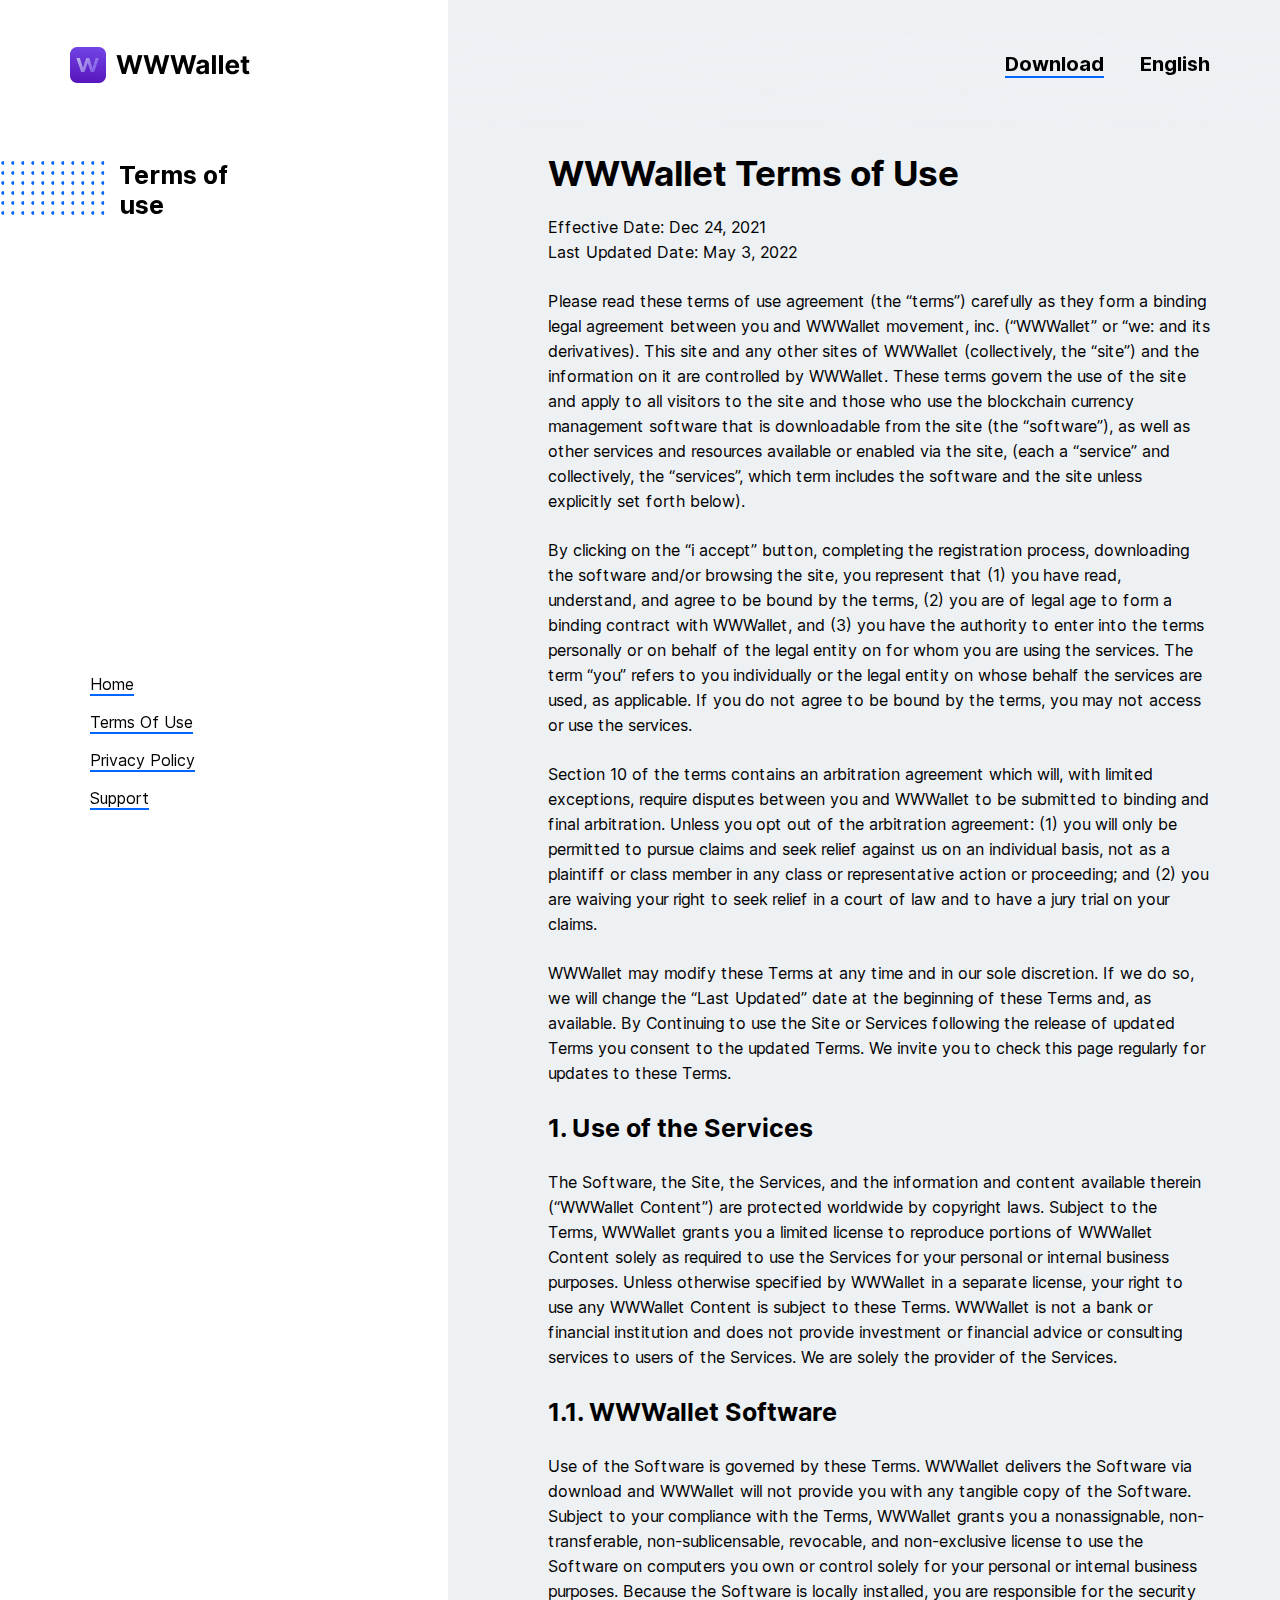
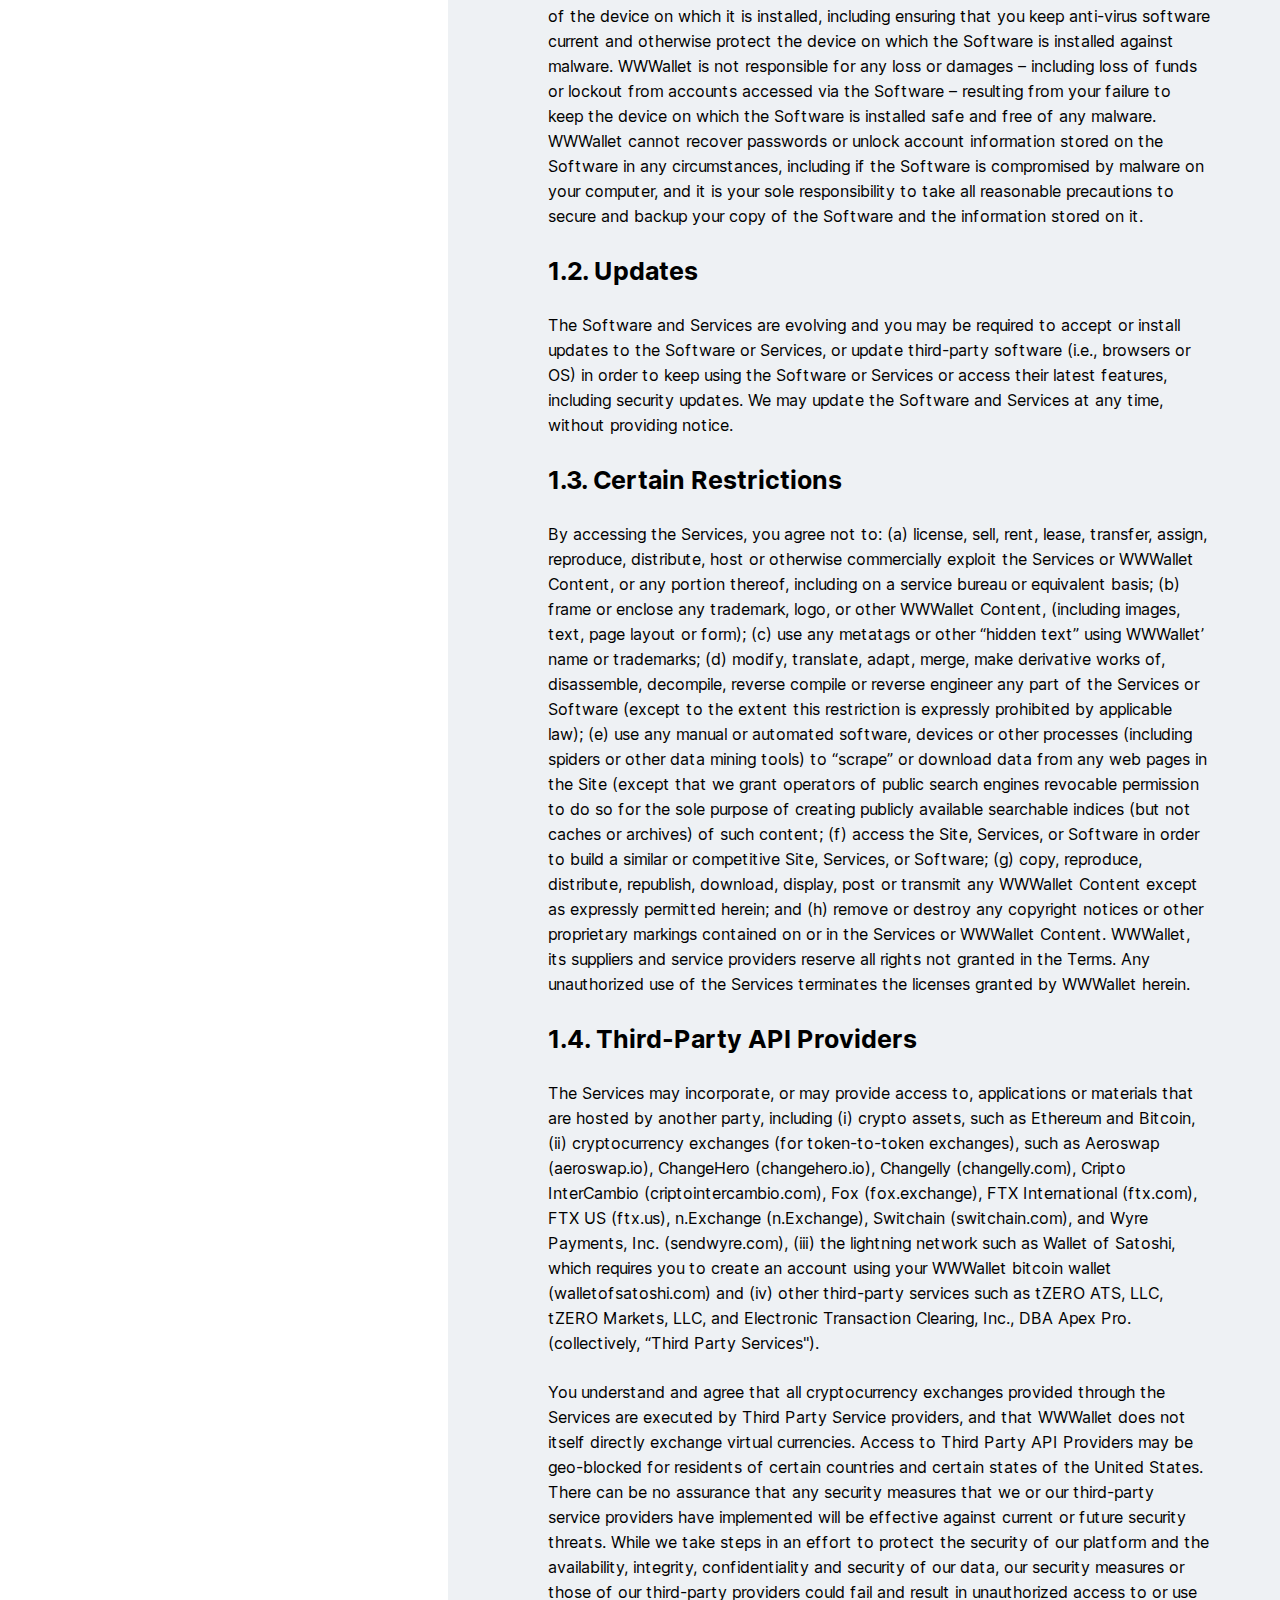
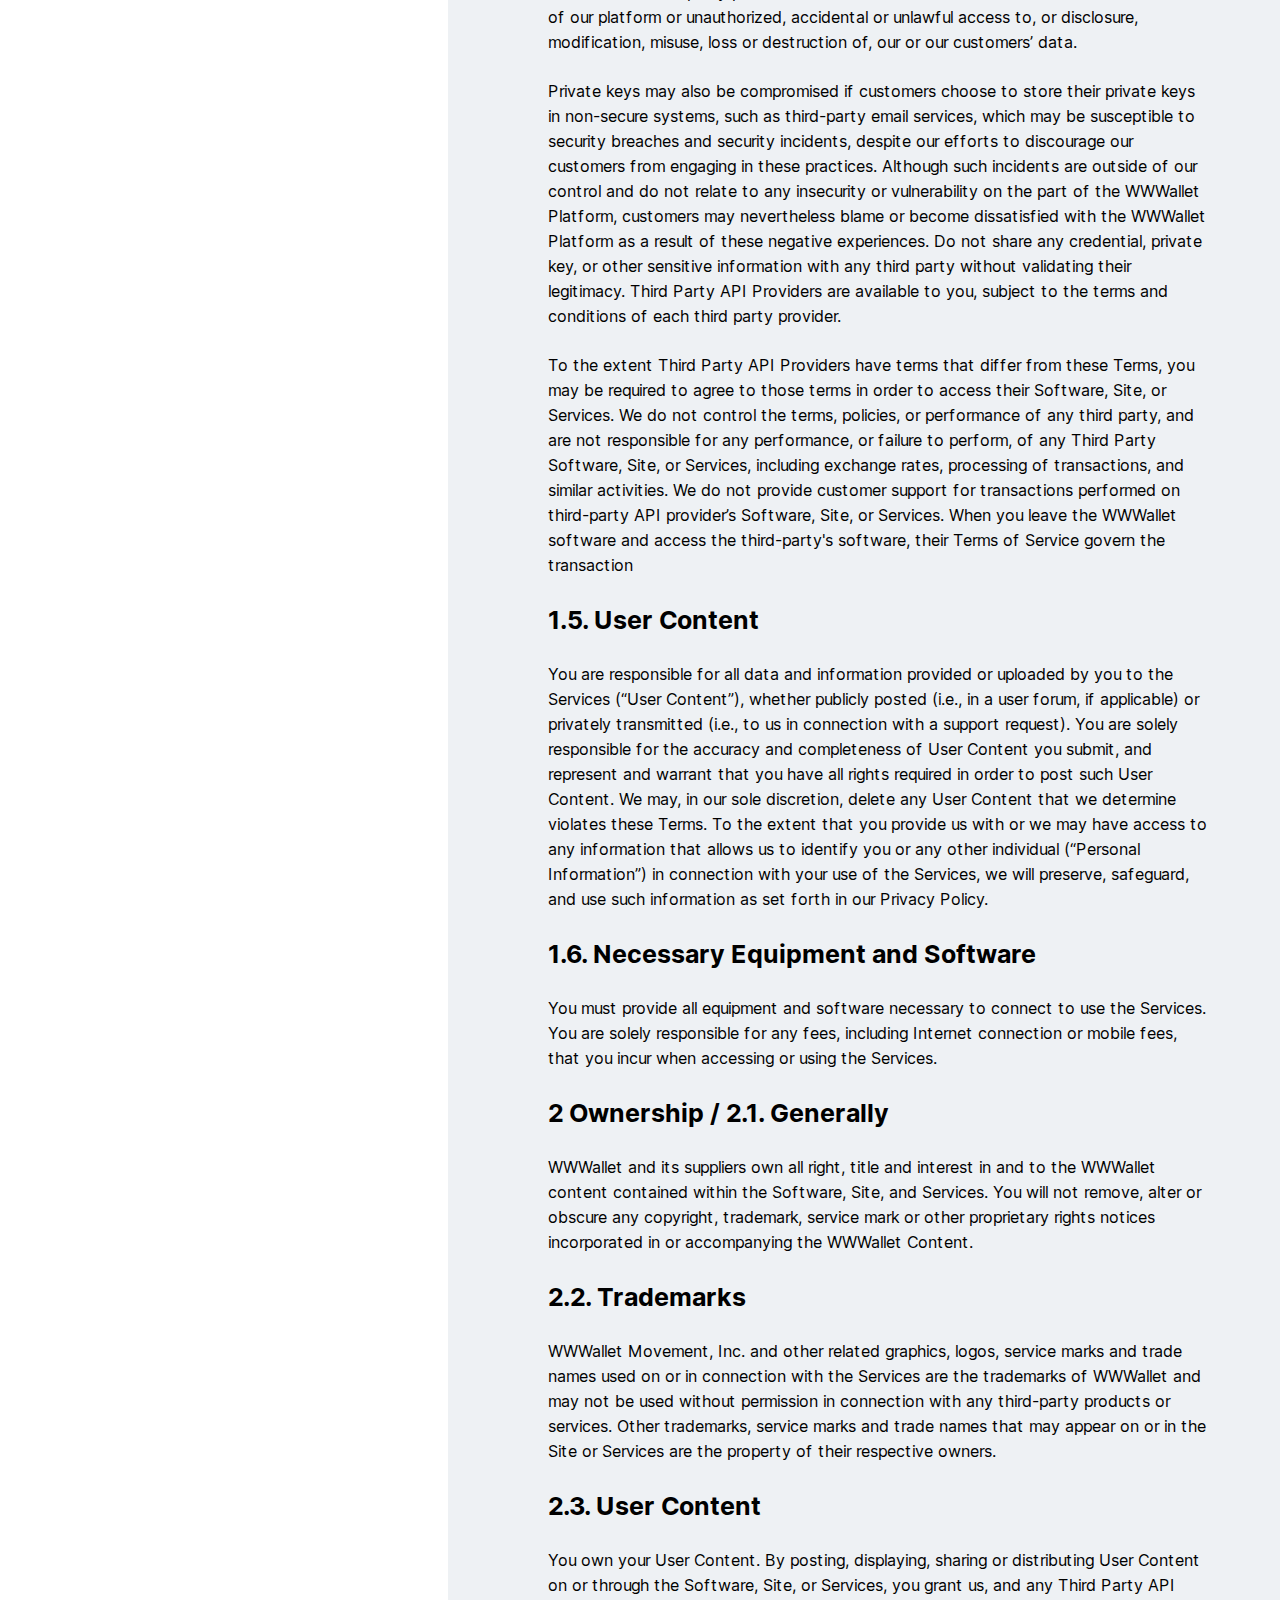
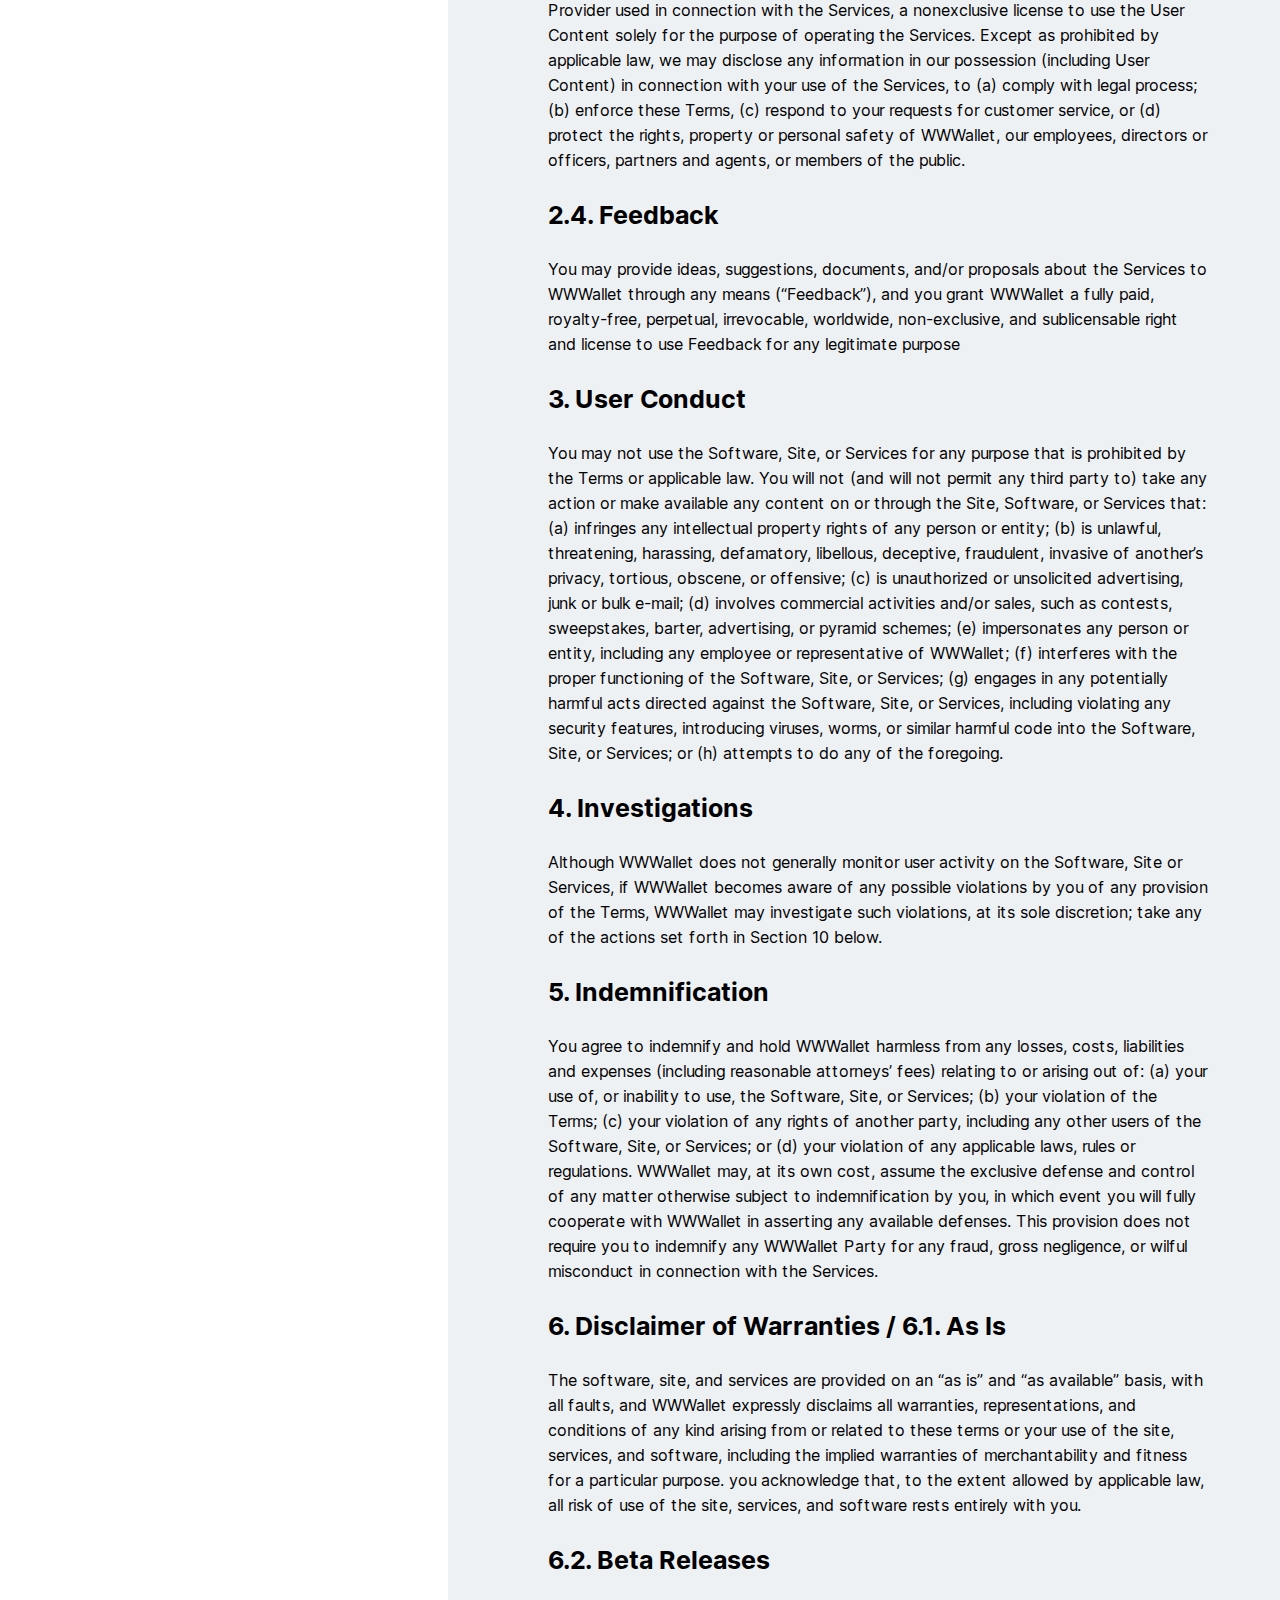
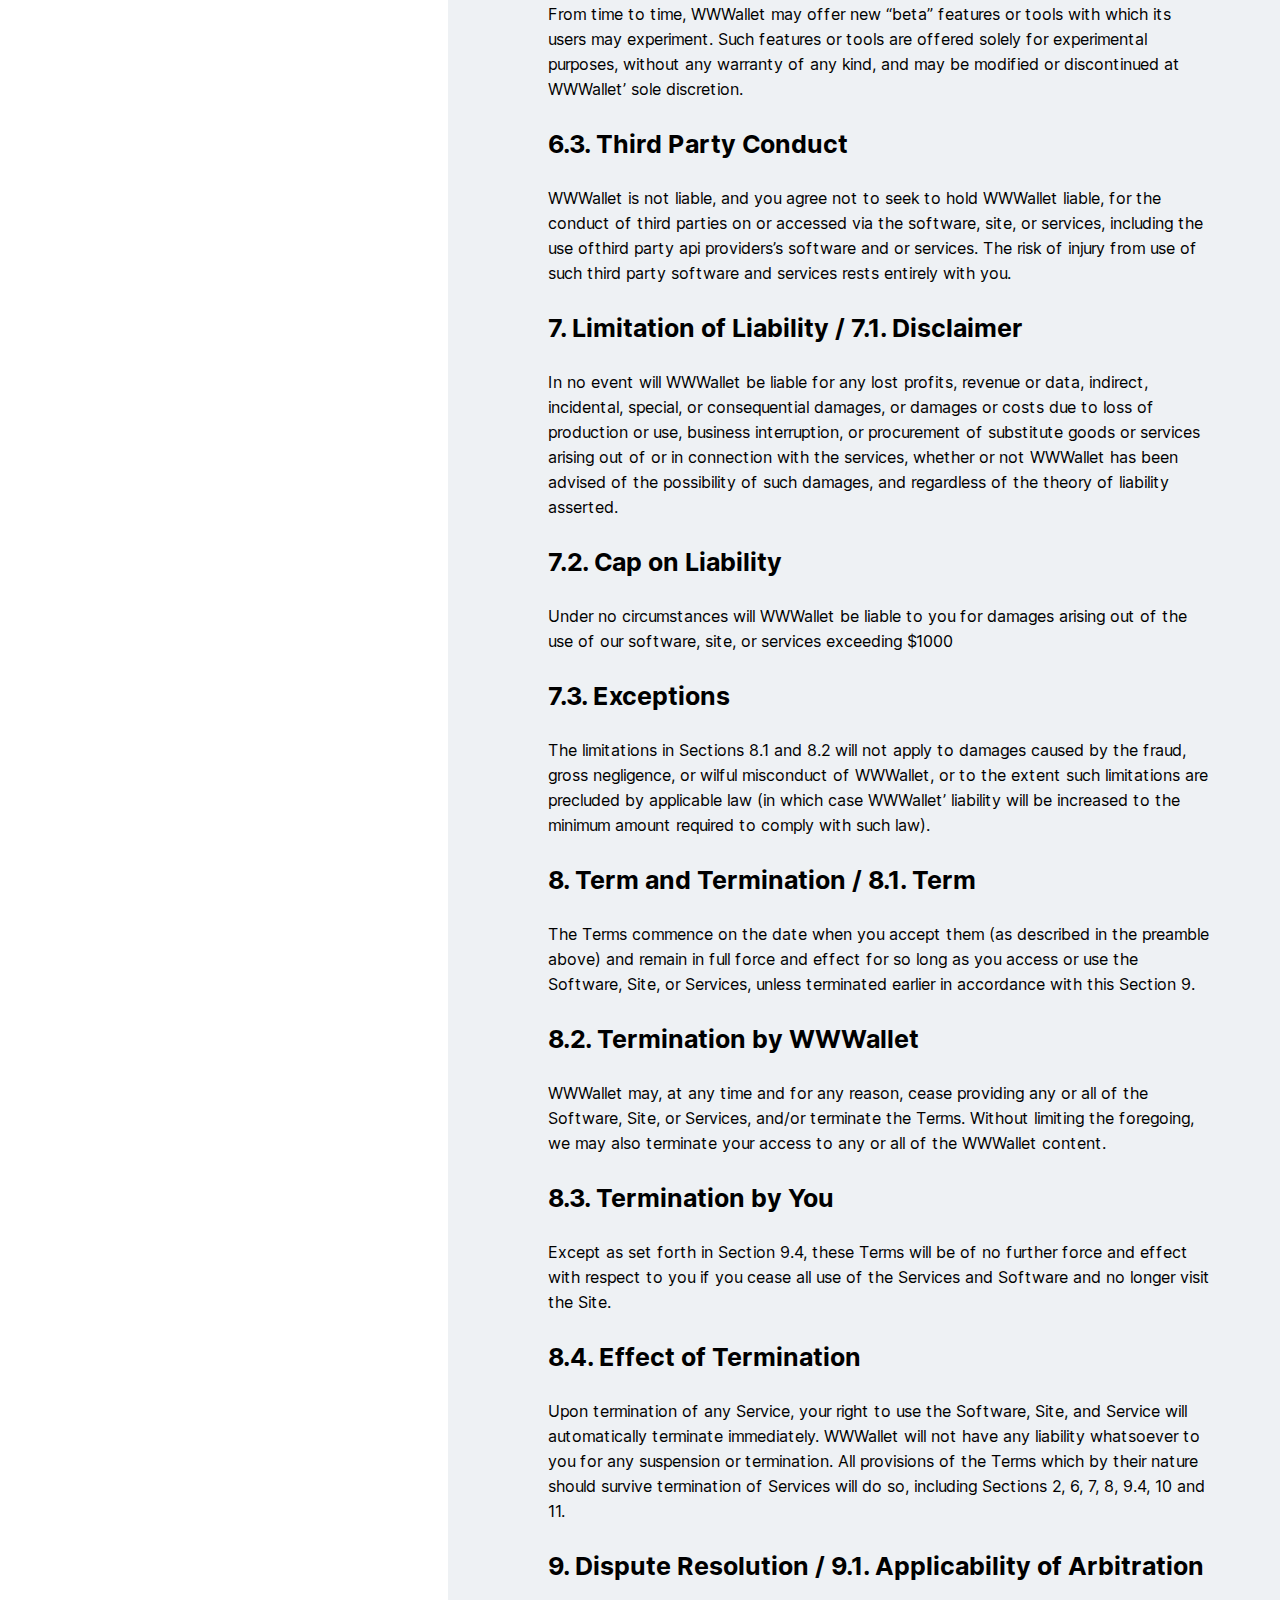
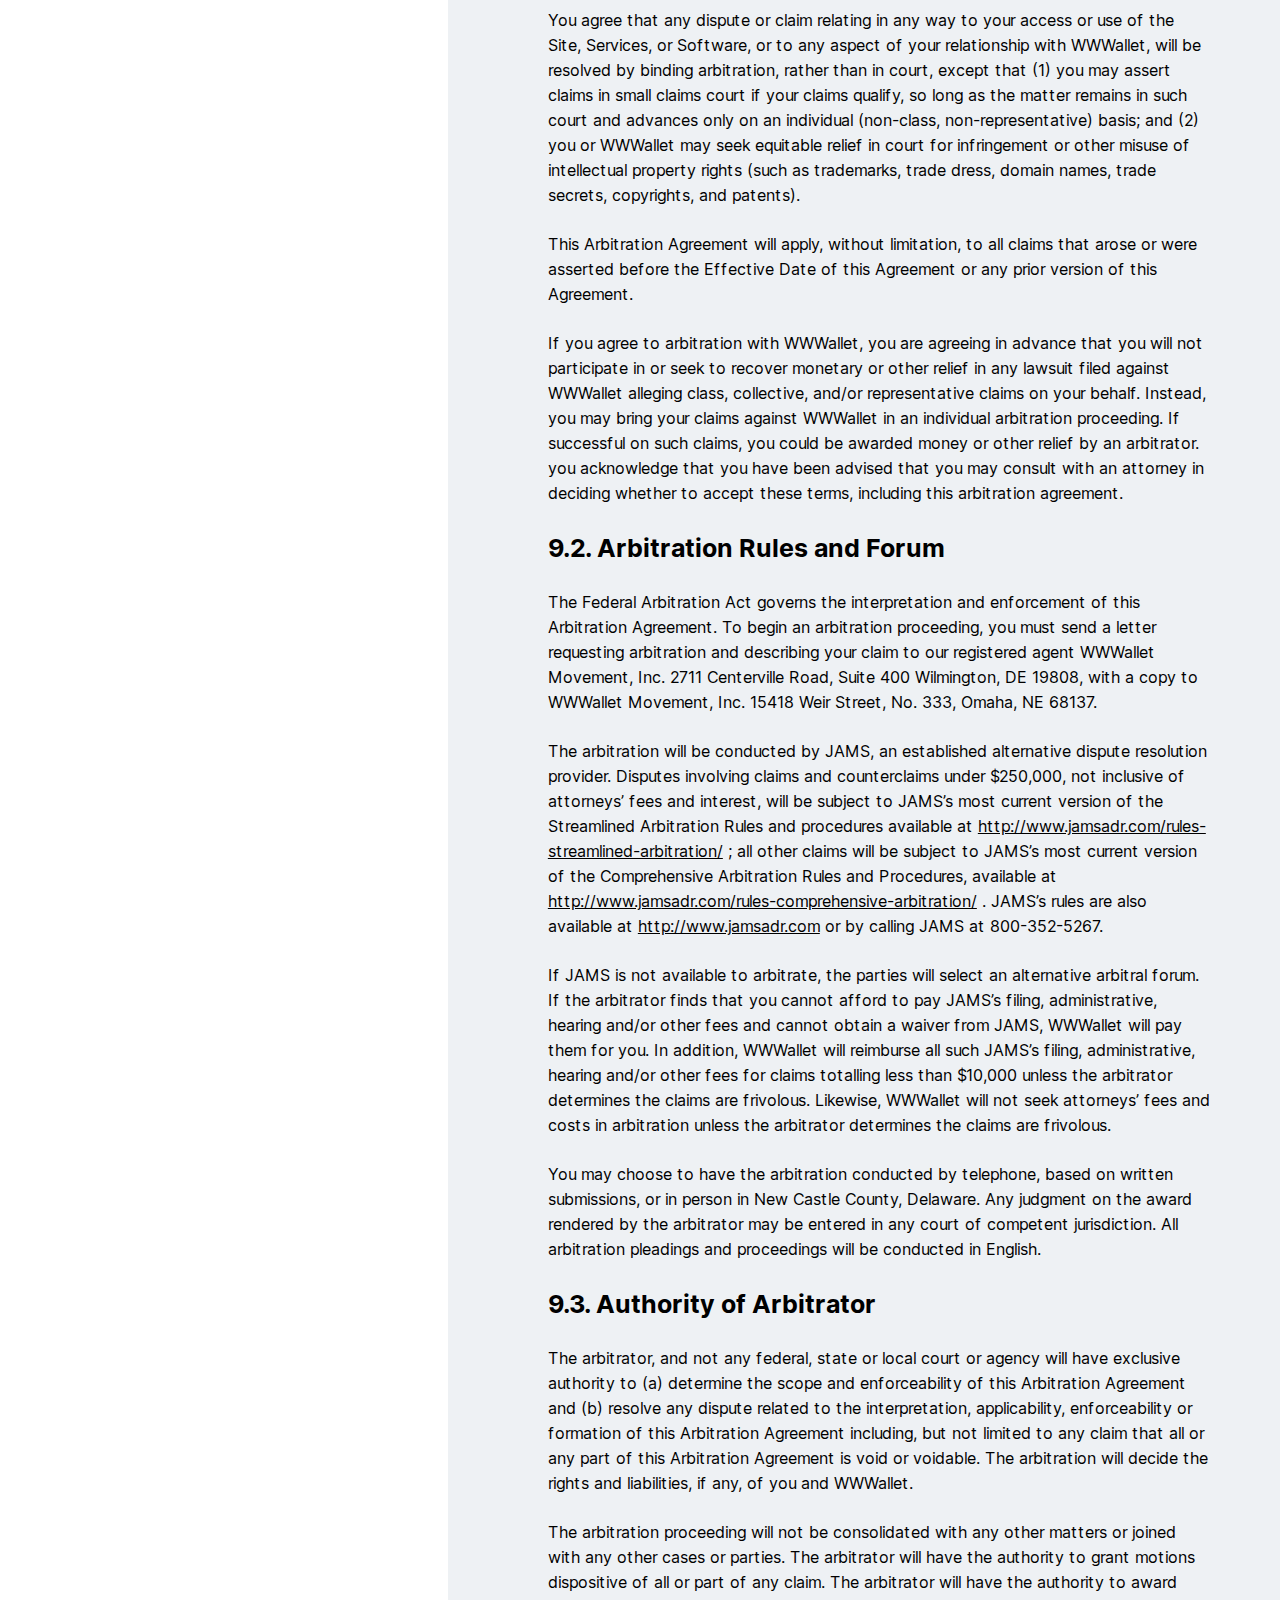
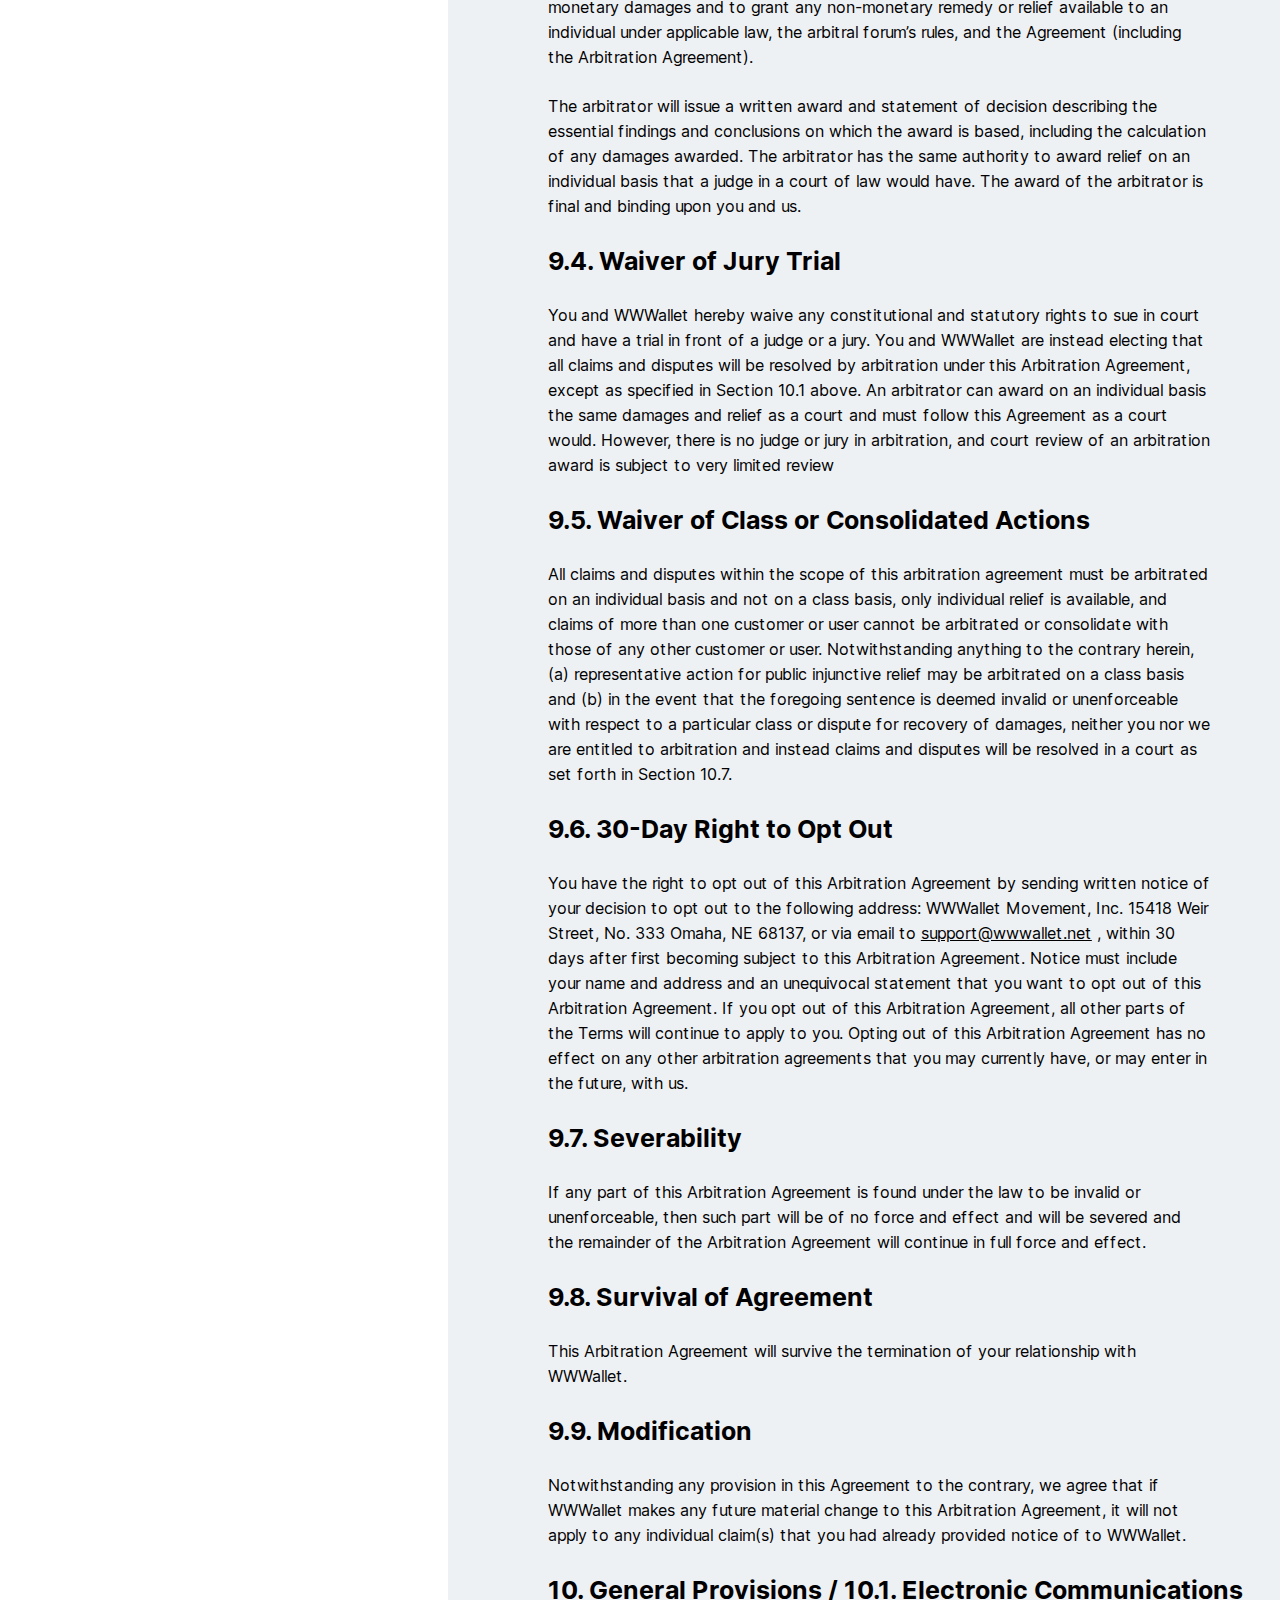
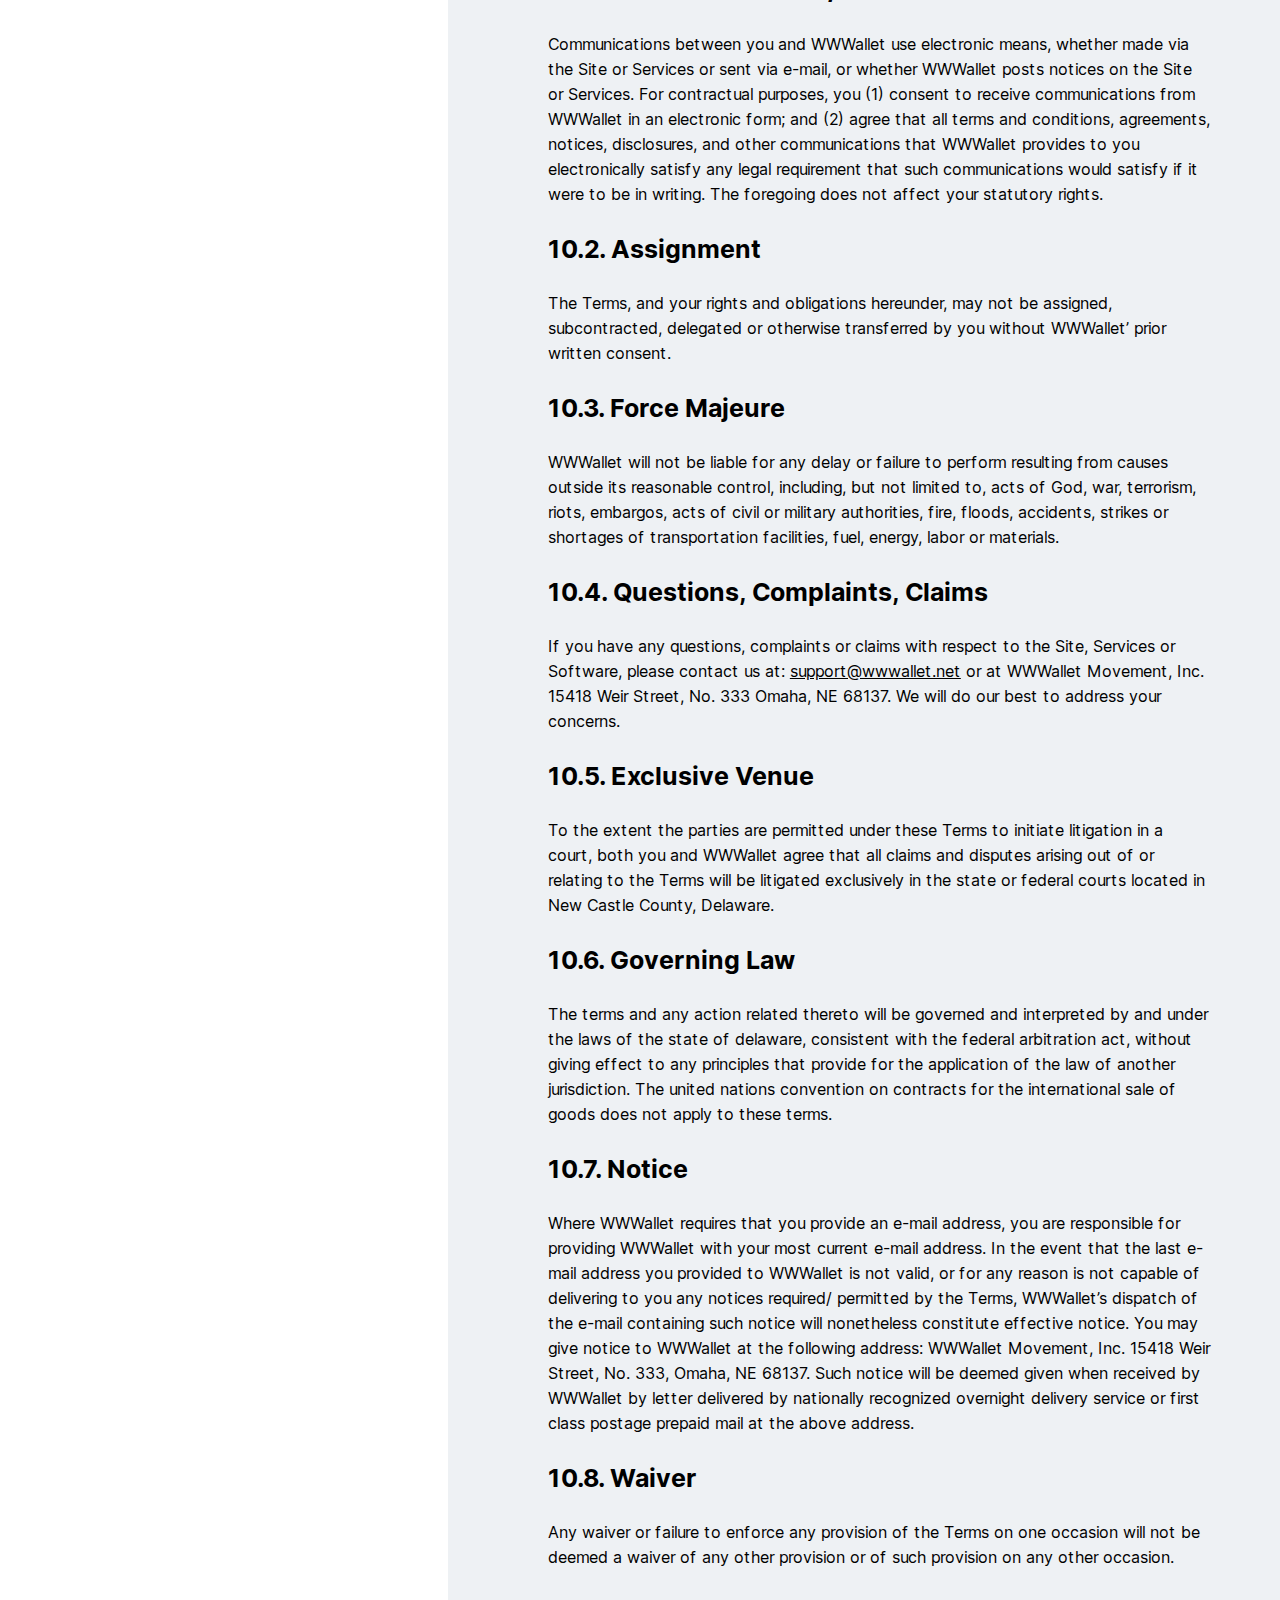
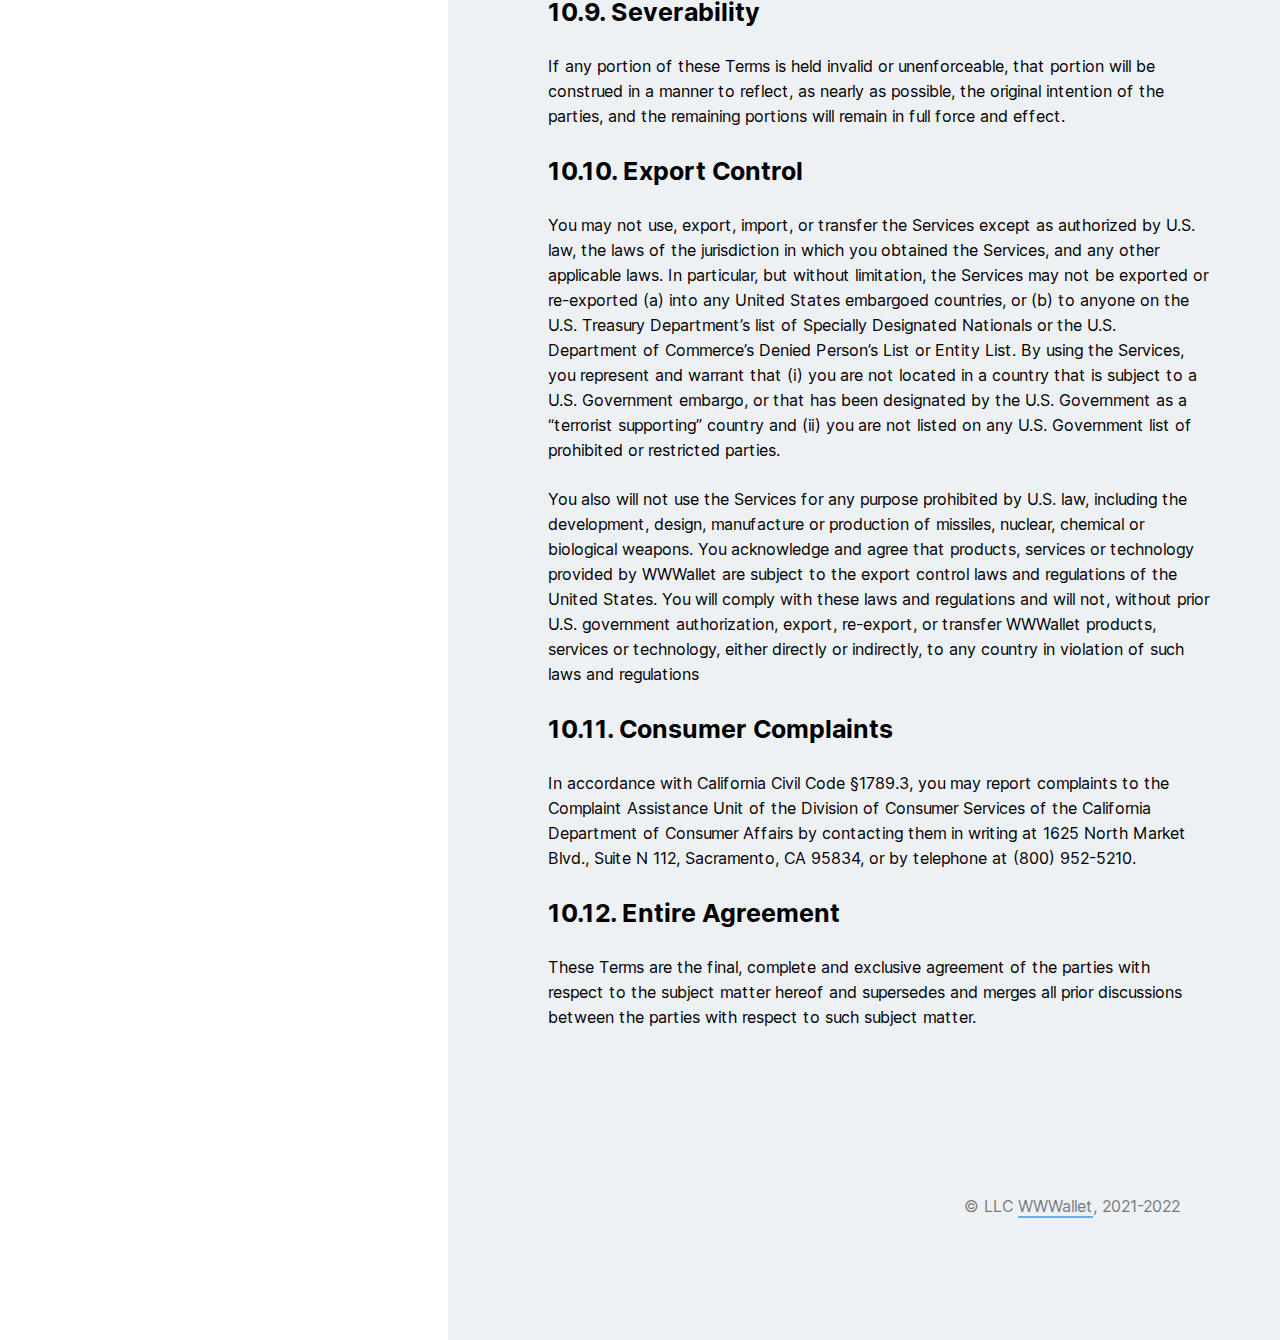
<file: legal.html>
<!DOCTYPE html>
<html lang="en">
    <head>
        <meta name="apple-mobile-web-app-status-bar-style" content="#000000" />
        <meta name="theme-color" content="#000000" />
        <meta http-equiv="content-type" content="text/html; charset=utf-8" />
        <link href="images/wwwallet_ico.ico" rel="shortcut icon" type="image/x-icon" />
        <link rel="stylesheet" href="css/terms.css" />
        <meta name="viewport" content="width=device-width, initial-scale=1.0" />
        <title>WWWallet – Terms of Use</title>
    </head>
    <body class="body-terms">
        <div class="page">
            <header class="header" id="header">
                <a href="index.html" class="header__logo" id="logo" data-goto-section="0">
                    <img src="images/logo_dark.png" alt="icq new" />
                </a>
                <div class="header__tools">
                    <ul class="header-links">
                        <li class="header-links__item"><a href="#" data-goto-section="">Download</a></li>
                    </ul>
                    <div class="header-language">
                        <div class="header-language__curent" data-target="toggle">English</div>
                        <div class="header-language__inner">
                            <ul class="header-language__list">
                                <li class="header-language__item -active"><a href="#">English</a></li>
                                <li class="header-language__item"><a href="#">Русский</a></li>
                                <li class="header-language__item"><a href="#">Deutsch</a></li>
                                <li class="header-language__item"><a href="#">Español</a></li>
                                <li class="header-language__item"><a href="#">Português</a></li>
                                <li class="header-language__item"><a href="#">Polski</a></li>
                                <li class="header-language__item"><a href="#">Türkçe</a></li>
                                <li class="header-language__item"><a href="#">Dansk</a></li>
                                <li class="header-language__item"><a href="#">Svenska</a></li>
                                <li class="header-language__item"><a href="#">Française</a></li>
                                <li class="header-language__item"><a href="#">中文</a></li>
                                <li class="header-language__item"><a href="#">Norsk</a></li>
                                <li class="header-language__item"><a href="#">Suomi</a></li>
                                <li class="header-language__item"><a href="#">Română</a></li>
                                <li class="header-language__item"><a href="#">Tiếng Việt</a></li>
                                <li class="header-language__item"><a href="#">日本語</a></li>
                                <li class="header-language__item"><a href="#">Magyar</a></li>
                                <li class="header-language__item"><a href="#">Český</a></li>
                                <li class="header-language__item"><a href="#">ภาษาไทย</a></li>
                            </ul>
                        </div>
                    </div>
                </div>
            </header>
            <div class="page__left">
                <div class="content-left">
                    <div class="content-left__title">
                        Terms of<br />
                        use
                    </div>
                    <ul class="menu">
                        <li class="menu__item"><a href="index.html">Home</a></li>

                        <li class="menu__item"><a href="legal.html">Terms Of Use</a></li>

                        <li class="menu__item"><a href="privacypolicy.html">Privacy Policy</a></li>

                        <li class="menu__item"><a href="https://t.me/wwwallet_support" target="_blank">Support</a></li>
                    </ul>
                </div>
            </div>
            <div class="page__right">
                <div class="content-right">
                    <div class="content-right__text">
                        <h1>WWWallet Terms of Use</h1>
                        <p>
                            Effective Date: Dec 24, 2021 <br />
                            Last Updated Date: May 3, 2022
                        </p>
                        <p>
                            Please read these terms of use agreement (the “terms”) carefully as they form a binding legal agreement between you and WWWallet movement, inc. (“WWWallet” or “we: and its derivatives). This site and any other
                            sites of WWWallet (collectively, the “site”) and the information on it are controlled by WWWallet. These terms govern the use of the site and apply to all visitors to the site and those who use the blockchain
                            currency management software that is downloadable from the site (the “software”), as well as other services and resources available or enabled via the site, (each a “service” and collectively, the “services”,
                            which term includes the software and the site unless explicitly set forth below).
                        </p>

                        <p>
                            By clicking on the “i accept” button, completing the registration process, downloading the software and/or browsing the site, you represent that (1) you have read, understand, and agree to be bound by the terms,
                            (2) you are of legal age to form a binding contract with WWWallet, and (3) you have the authority to enter into the terms personally or on behalf of the legal entity on for whom you are using the services. The
                            term “you” refers to you individually or the legal entity on whose behalf the services are used, as applicable. If you do not agree to be bound by the terms, you may not access or use the services.
                        </p>
                        <p>
                            Section 10 of the terms contains an arbitration agreement which will, with limited exceptions, require disputes between you and WWWallet to be submitted to binding and final arbitration. Unless you opt out of the
                            arbitration agreement: (1) you will only be permitted to pursue claims and seek relief against us on an individual basis, not as a plaintiff or class member in any class or representative action or proceeding;
                            and (2) you are waiving your right to seek relief in a court of law and to have a jury trial on your claims.
                        </p>
                        <p>
                            WWWallet may modify these Terms at any time and in our sole discretion. If we do so, we will change the “Last Updated” date at the beginning of these Terms and, as available. By Continuing to use the Site or
                            Services following the release of updated Terms you consent to the updated Terms. We invite you to check this page regularly for updates to these Terms.
                        </p>

                        <h3>1. Use of the Services</h3>
                        <p>
                            The Software, the Site, the Services, and the information and content available therein (“WWWallet Content”) are protected worldwide by copyright laws. Subject to the Terms, WWWallet grants you a limited license
                            to reproduce portions of WWWallet Content solely as required to use the Services for your personal or internal business purposes. Unless otherwise specified by WWWallet in a separate license, your right to use
                            any WWWallet Content is subject to these Terms. WWWallet is not a bank or financial institution and does not provide investment or financial advice or consulting services to users of the Services. We are solely
                            the provider of the Services.
                        </p>
                        <h3>1.1. WWWallet Software</h3>
                        <p>
                            Use of the Software is governed by these Terms. WWWallet delivers the Software via download and WWWallet will not provide you with any tangible copy of the Software. Subject to your compliance with the Terms,
                            WWWallet grants you a nonassignable, non-transferable, non-sublicensable, revocable, and non-exclusive license to use the Software on computers you own or control solely for your personal or internal business
                            purposes. Because the Software is locally installed, you are responsible for the security of the device on which it is installed, including ensuring that you keep anti-virus software current and otherwise protect
                            the device on which the Software is installed against malware. WWWallet is not responsible for any loss or damages – including loss of funds or lockout from accounts accessed via the Software – resulting from
                            your failure to keep the device on which the Software is installed safe and free of any malware. WWWallet cannot recover passwords or unlock account information stored on the Software in any circumstances,
                            including if the Software is compromised by malware on your computer, and it is your sole responsibility to take all reasonable precautions to secure and backup your copy of the Software and the information
                            stored on it.
                        </p>
                        <h3>1.2. Updates</h3>
                        <p>
                            The Software and Services are evolving and you may be required to accept or install updates to the Software or Services, or update third-party software (i.e., browsers or OS) in order to keep using the Software
                            or Services or access their latest features, including security updates. We may update the Software and Services at any time, without providing notice.
                        </p>
                        <h3>1.3. Certain Restrictions</h3>
                        <p>
                            By accessing the Services, you agree not to: (a) license, sell, rent, lease, transfer, assign, reproduce, distribute, host or otherwise commercially exploit the Services or WWWallet Content, or any portion
                            thereof, including on a service bureau or equivalent basis; (b) frame or enclose any trademark, logo, or other WWWallet Content, (including images, text, page layout or form); (c) use any metatags or other
                            “hidden text” using WWWallet’ name or trademarks; (d) modify, translate, adapt, merge, make derivative works of, disassemble, decompile, reverse compile or reverse engineer any part of the Services or Software
                            (except to the extent this restriction is expressly prohibited by applicable law); (e) use any manual or automated software, devices or other processes (including spiders or other data mining tools) to “scrape”
                            or download data from any web pages in the Site (except that we grant operators of public search engines revocable permission to do so for the sole purpose of creating publicly available searchable indices (but
                            not caches or archives) of such content; (f) access the Site, Services, or Software in order to build a similar or competitive Site, Services, or Software; (g) copy, reproduce, distribute, republish, download,
                            display, post or transmit any WWWallet Content except as expressly permitted herein; and (h) remove or destroy any copyright notices or other proprietary markings contained on or in the Services or WWWallet
                            Content. WWWallet, its suppliers and service providers reserve all rights not granted in the Terms. Any unauthorized use of the Services terminates the licenses granted by WWWallet herein.
                        </p>
                        <h3>1.4. Third-Party API Providers</h3>
                        <p>
                            The Services may incorporate, or may provide access to, applications or materials that are hosted by another party, including (i) crypto assets, such as Ethereum and Bitcoin, (ii) cryptocurrency exchanges (for
                            token-to-token exchanges), such as Aeroswap (aeroswap.io), ChangeHero (changehero.io), Changelly (changelly.com), Cripto InterCambio (criptointercambio.com), Fox (fox.exchange), FTX International (ftx.com), FTX
                            US (ftx.us), n.Exchange (n.Exchange), Switchain (switchain.com), and Wyre Payments, Inc. (sendwyre.com), (iii) the lightning network such as Wallet of Satoshi, which requires you to create an account using your
                            WWWallet bitcoin wallet (walletofsatoshi.com) and (iv) other third-party services such as tZERO ATS, LLC, tZERO Markets, LLC, and Electronic Transaction Clearing, Inc., DBA Apex Pro.(collectively, “Third Party
                            Services'').
                        </p>

                        <p>
                            You understand and agree that all cryptocurrency exchanges provided through the Services are executed by Third Party Service providers, and that WWWallet does not itself directly exchange virtual currencies.
                            Access to Third Party API Providers may be geo-blocked for residents of certain countries and certain states of the United States. There can be no assurance that any security measures that we or our third-party
                            service providers have implemented will be effective against current or future security threats. While we take steps in an effort to protect the security of our platform and the availability, integrity,
                            confidentiality and security of our data, our security measures or those of our third-party providers could fail and result in unauthorized access to or use of our platform or unauthorized, accidental or unlawful
                            access to, or disclosure, modification, misuse, loss or destruction of, our or our customers’ data.
                        </p>

                        <p>
                            Private keys may also be compromised if customers choose to store their private keys in non-secure systems, such as third-party email services, which may be susceptible to security breaches and security
                            incidents, despite our efforts to discourage our customers from engaging in these practices. Although such incidents are outside of our control and do not relate to any insecurity or vulnerability on the part of
                            the WWWallet Platform, customers may nevertheless blame or become dissatisfied with the WWWallet Platform as a result of these negative experiences. Do not share any credential, private key, or other sensitive
                            information with any third party without validating their legitimacy. Third Party API Providers are available to you, subject to the terms and conditions of each third party provider.
                        </p>

                        <p>
                            To the extent Third Party API Providers have terms that differ from these Terms, you may be required to agree to those terms in order to access their Software, Site, or Services. We do not control the terms,
                            policies, or performance of any third party, and are not responsible for any performance, or failure to perform, of any Third Party Software, Site, or Services, including exchange rates, processing of
                            transactions, and similar activities. We do not provide customer support for transactions performed on third-party API provider’s Software, Site, or Services. When you leave the WWWallet software and access the
                            third-party's software, their Terms of Service govern the transaction
                        </p>
                        <h3>1.5. User Content</h3>
                        <p>
                            You are responsible for all data and information provided or uploaded by you to the Services (“User Content”), whether publicly posted (i.e., in a user forum, if applicable) or privately transmitted (i.e., to us
                            in connection with a support request). You are solely responsible for the accuracy and completeness of User Content you submit, and represent and warrant that you have all rights required in order to post such
                            User Content. We may, in our sole discretion, delete any User Content that we determine violates these Terms. To the extent that you provide us with or we may have access to any information that allows us to
                            identify you or any other individual (“Personal Information”) in connection with your use of the Services, we will preserve, safeguard, and use such information as set forth in our Privacy Policy.
                        </p>
                        <h3>1.6. Necessary Equipment and Software</h3>
                        <p>
                            You must provide all equipment and software necessary to connect to use the Services. You are solely responsible for any fees, including Internet connection or mobile fees, that you incur when accessing or using
                            the Services.
                        </p>
                        <h3>2 Ownership / 2.1. Generally</h3>
                        <p>
                            WWWallet and its suppliers own all right, title and interest in and to the WWWallet content contained within the Software, Site, and Services. You will not remove, alter or obscure any copyright, trademark,
                            service mark or other proprietary rights notices incorporated in or accompanying the WWWallet Content.
                        </p>
                        <h3>2.2. Trademarks</h3>
                        <p>
                            WWWallet Movement, Inc. and other related graphics, logos, service marks and trade names used on or in connection with the Services are the trademarks of WWWallet and may not be used without permission in
                            connection with any third-party products or services. Other trademarks, service marks and trade names that may appear on or in the Site or Services are the property of their respective owners.
                        </p>
                        <h3>2.3. User Content</h3>
                        <p>
                            You own your User Content. By posting, displaying, sharing or distributing User Content on or through the Software, Site, or Services, you grant us, and any Third Party API Provider used in connection with the
                            Services, a nonexclusive license to use the User Content solely for the purpose of operating the Services. Except as prohibited by applicable law, we may disclose any information in our possession (including User
                            Content) in connection with your use of the Services, to (a) comply with legal process; (b) enforce these Terms, (c) respond to your requests for customer service, or (d) protect the rights, property or personal
                            safety of WWWallet, our employees, directors or officers, partners and agents, or members of the public.
                        </p>
                        <h3>2.4. Feedback</h3>
                        <p>
                            You may provide ideas, suggestions, documents, and/or proposals about the Services to WWWallet through any means (“Feedback”), and you grant WWWallet a fully paid, royalty-free, perpetual, irrevocable, worldwide,
                            non-exclusive, and sublicensable right and license to use Feedback for any legitimate purpose
                        </p>
                        <h3>3. User Conduct</h3>
                        <p>
                            You may not use the Software, Site, or Services for any purpose that is prohibited by the Terms or applicable law. You will not (and will not permit any third party to) take any action or make available any
                            content on or through the Site, Software, or Services that: (a) infringes any intellectual property rights of any person or entity; (b) is unlawful, threatening, harassing, defamatory, libellous, deceptive,
                            fraudulent, invasive of another’s privacy, tortious, obscene, or offensive; (c) is unauthorized or unsolicited advertising, junk or bulk e-mail; (d) involves commercial activities and/or sales, such as contests,
                            sweepstakes, barter, advertising, or pyramid schemes; (e) impersonates any person or entity, including any employee or representative of WWWallet; (f) interferes with the proper functioning of the Software, Site,
                            or Services; (g) engages in any potentially harmful acts directed against the Software, Site, or Services, including violating any security features, introducing viruses, worms, or similar harmful code into the
                            Software, Site, or Services; or (h) attempts to do any of the foregoing.
                        </p>
                        <h3>4. Investigations</h3>
                        <p>
                            Although WWWallet does not generally monitor user activity on the Software, Site or Services, if WWWallet becomes aware of any possible violations by you of any provision of the Terms, WWWallet may investigate
                            such violations, at its sole discretion; take any of the actions set forth in Section 10 below.
                        </p>
                        <h3>5. Indemnification</h3>
                        <p>
                            You agree to indemnify and hold WWWallet harmless from any losses, costs, liabilities and expenses (including reasonable attorneys’ fees) relating to or arising out of: (a) your use of, or inability to use, the
                            Software, Site, or Services; (b) your violation of the Terms; (c) your violation of any rights of another party, including any other users of the Software, Site, or Services; or (d) your violation of any
                            applicable laws, rules or regulations. WWWallet may, at its own cost, assume the exclusive defense and control of any matter otherwise subject to indemnification by you, in which event you will fully cooperate
                            with WWWallet in asserting any available defenses. This provision does not require you to indemnify any WWWallet Party for any fraud, gross negligence, or wilful misconduct in connection with the Services.
                        </p>
                        <h3>6. Disclaimer of Warranties / 6.1. As Is</h3>
                        <p>
                            The software, site, and services are provided on an “as is” and “as available” basis, with all faults, and WWWallet expressly disclaims all warranties, representations, and conditions of any kind arising from or
                            related to these terms or your use of the site, services, and software, including the implied warranties of merchantability and fitness for a particular purpose. you acknowledge that, to the extent allowed by
                            applicable law, all risk of use of the site, services, and software rests entirely with you.
                        </p>
                        <h3>6.2. Beta Releases</h3>
                        <p>
                            From time to time, WWWallet may offer new “beta” features or tools with which its users may experiment. Such features or tools are offered solely for experimental purposes, without any warranty of any kind, and
                            may be modified or discontinued at WWWallet’ sole discretion.
                        </p>
                        <h3>6.3. Third Party Conduct</h3>
                        <p>
                            WWWallet is not liable, and you agree not to seek to hold WWWallet liable, for the conduct of third parties on or accessed via the software, site, or services, including the use ofthird party api providers’s
                            software and or services. The risk of injury from use of such third party software and services rests entirely with you.
                        </p>
                        <h3>7. Limitation of Liability / 7.1. Disclaimer</h3>
                        <p>
                            In no event will WWWallet be liable for any lost profits, revenue or data, indirect, incidental, special, or consequential damages, or damages or costs due to loss of production or use, business interruption, or
                            procurement of substitute goods or services arising out of or in connection with the services, whether or not WWWallet has been advised of the possibility of such damages, and regardless of the theory of
                            liability asserted.
                        </p>
                        <h3>7.2. Cap on Liability</h3>
                        <p>
                            Under no circumstances will WWWallet be liable to you for damages arising out of the use of our software, site, or services exceeding $1000
                        </p>
                        <h3>7.3. Exceptions</h3>
                        <p>
                            The limitations in Sections 8.1 and 8.2 will not apply to damages caused by the fraud, gross negligence, or wilful misconduct of WWWallet, or to the extent such limitations are precluded by applicable law (in
                            which case WWWallet’ liability will be increased to the minimum amount required to comply with such law).
                        </p>
                        <h3>8. Term and Termination / 8.1. Term</h3>
                        <p>
                            The Terms commence on the date when you accept them (as described in the preamble above) and remain in full force and effect for so long as you access or use the Software, Site, or Services, unless terminated
                            earlier in accordance with this Section 9.
                        </p>
                        <h3>8.2. Termination by WWWallet</h3>
                        <p>
                            WWWallet may, at any time and for any reason, cease providing any or all of the Software, Site, or Services, and/or terminate the Terms. Without limiting the foregoing, we may also terminate your access to any or
                            all of the WWWallet content.
                        </p>
                        <h3>
                            8.3. Termination by You
                        </h3>
                        <p>
                            Except as set forth in Section 9.4, these Terms will be of no further force and effect with respect to you if you cease all use of the Services and Software and no longer visit the Site.
                        </p>
                        <h3>8.4. Effect of Termination</h3>
                        <p>
                            Upon termination of any Service, your right to use the Software, Site, and Service will automatically terminate immediately. WWWallet will not have any liability whatsoever to you for any suspension or
                            termination. All provisions of the Terms which by their nature should survive termination of Services will do so, including Sections 2, 6, 7, 8, 9.4, 10 and 11.
                        </p>
                        <h3>9. Dispute Resolution / 9.1. Applicability of Arbitration</h3>
                        <p>
                            You agree that any dispute or claim relating in any way to your access or use of the Site, Services, or Software, or to any aspect of your relationship with WWWallet, will be resolved by binding arbitration,
                            rather than in court, except that (1) you may assert claims in small claims court if your claims qualify, so long as the matter remains in such court and advances only on an individual (non-class,
                            non-representative) basis; and (2) you or WWWallet may seek equitable relief in court for infringement or other misuse of intellectual property rights (such as trademarks, trade dress, domain names, trade
                            secrets, copyrights, and patents).
                        </p>
                        <p>
                            This Arbitration Agreement will apply, without limitation, to all claims that arose or were asserted before the Effective Date of this Agreement or any prior version of this Agreement.
                        </p>
                        <p>
                            If you agree to arbitration with WWWallet, you are agreeing in advance that you will not participate in or seek to recover monetary or other relief in any lawsuit filed against WWWallet alleging class,
                            collective, and/or representative claims on your behalf. Instead, you may bring your claims against WWWallet in an individual arbitration proceeding. If successful on such claims, you could be awarded money or
                            other relief by an arbitrator. you acknowledge that you have been advised that you may consult with an attorney in deciding whether to accept these terms, including this arbitration agreement.
                        </p>
                        <h3>9.2. Arbitration Rules and Forum</h3>
                        <p>
                            The Federal Arbitration Act governs the interpretation and enforcement of this Arbitration Agreement. To begin an arbitration proceeding, you must send a letter requesting arbitration and describing your claim to
                            our registered agent WWWallet Movement, Inc. 2711 Centerville Road, Suite 400 Wilmington, DE 19808, with a copy to WWWallet Movement, Inc. 15418 Weir Street, No. 333, Omaha, NE 68137.
                        </p>

                        <p>
                            The arbitration will be conducted by JAMS, an established alternative dispute resolution provider. Disputes involving claims and counterclaims under $250,000, not inclusive of attorneys’ fees and interest, will
                            be subject to JAMS’s most current version of the Streamlined Arbitration Rules and procedures available at
                            <a href="http://www.jamsadr.com/rules-streamlined-arbitration/" target="_blank"><span style="text-decoration: underline;">http://www.jamsadr.com/rules-streamlined-arbitration/</span> </a> ; all other claims will
                            be subject to JAMS’s most current version of the Comprehensive Arbitration Rules and Procedures, available at
                            <a href="http://www.jamsadr.com/rules-comprehensive-arbitration/" target="_blank"><span style="text-decoration: underline;">http://www.jamsadr.com/rules-comprehensive-arbitration/</span> </a> . JAMS’s rules are
                            also available at <a href="http://www.jamsadr.com" target="_blank"><span style="text-decoration: underline;">http://www.jamsadr.com</span> </a> or by calling JAMS at 800-352-5267.
                        </p>
                        <p>
                            If JAMS is not available to arbitrate, the parties will select an alternative arbitral forum. If the arbitrator finds that you cannot afford to pay JAMS’s filing, administrative, hearing and/or other fees and
                            cannot obtain a waiver from JAMS, WWWallet will pay them for you. In addition, WWWallet will reimburse all such JAMS’s filing, administrative, hearing and/or other fees for claims totalling less than $10,000
                            unless the arbitrator determines the claims are frivolous. Likewise, WWWallet will not seek attorneys’ fees and costs in arbitration unless the arbitrator determines the claims are frivolous.
                        </p>
                        <p>
                            You may choose to have the arbitration conducted by telephone, based on written submissions, or in person in New Castle County, Delaware. Any judgment on the award rendered by the arbitrator may be entered in any
                            court of competent jurisdiction. All arbitration pleadings and proceedings will be conducted in English.
                        </p>
                        <h3>9.3. Authority of Arbitrator</h3>
                        <p>
                            The arbitrator, and not any federal, state or local court or agency will have exclusive authority to (a) determine the scope and enforceability of this Arbitration Agreement and (b) resolve any dispute related to
                            the interpretation, applicability, enforceability or formation of this Arbitration Agreement including, but not limited to any claim that all or any part of this Arbitration Agreement is void or voidable. The
                            arbitration will decide the rights and liabilities, if any, of you and WWWallet.
                        </p>

                        <p>
                            The arbitration proceeding will not be consolidated with any other matters or joined with any other cases or parties. The arbitrator will have the authority to grant motions dispositive of all or part of any
                            claim. The arbitrator will have the authority to award monetary damages and to grant any non-monetary remedy or relief available to an individual under applicable law, the arbitral forum’s rules, and the
                            Agreement (including the Arbitration Agreement).
                        </p>
                        <p>
                            The arbitrator will issue a written award and statement of decision describing the essential findings and conclusions on which the award is based, including the calculation of any damages awarded. The arbitrator
                            has the same authority to award relief on an individual basis that a judge in a court of law would have. The award of the arbitrator is final and binding upon you and us.
                        </p>
                        <h3>
                            9.4. Waiver of Jury Trial
                        </h3>
                        <p>
                            You and WWWallet hereby waive any constitutional and statutory rights to sue in court and have a trial in front of a judge or a jury. You and WWWallet are instead electing that all claims and disputes will be
                            resolved by arbitration under this Arbitration Agreement, except as specified in Section 10.1 above. An arbitrator can award on an individual basis the same damages and relief as a court and must follow this
                            Agreement as a court would. However, there is no judge or jury in arbitration, and court review of an arbitration award is subject to very limited review
                        </p>
                        <h3>9.5. Waiver of Class or Consolidated Actions</h3>
                        <p>
                            All claims and disputes within the scope of this arbitration agreement must be arbitrated on an individual basis and not on a class basis, only individual relief is available, and claims of more than one customer
                            or user cannot be arbitrated or consolidate with those of any other customer or user. Notwithstanding anything to the contrary herein, (a) representative action for public injunctive relief may be arbitrated on a
                            class basis and (b) in the event that the foregoing sentence is deemed invalid or unenforceable with respect to a particular class or dispute for recovery of damages, neither you nor we are entitled to
                            arbitration and instead claims and disputes will be resolved in a court as set forth in Section 10.7.
                        </p>
                        <h3>9.6. 30-Day Right to Opt Out</h3>
                        <p>
                            You have the right to opt out of this Arbitration Agreement by sending written notice of your decision to opt out to the following address: WWWallet Movement, Inc. 15418 Weir Street, No. 333 Omaha, NE 68137, or
                            via email to <span style="text-decoration: underline;">support@wwwallet.net</span> , within 30 days after first becoming subject to this Arbitration Agreement. Notice must include your name and address and an
                            unequivocal statement that you want to opt out of this Arbitration Agreement. If you opt out of this Arbitration Agreement, all other parts of the Terms will continue to apply to you. Opting out of this
                            Arbitration Agreement has no effect on any other arbitration agreements that you may currently have, or may enter in the future, with us.
                        </p>
                        <h3>9.7. Severability</h3>
                        <p>
                            If any part of this Arbitration Agreement is found under the law to be invalid or unenforceable, then such part will be of no force and effect and will be severed and the remainder of the Arbitration Agreement
                            will continue in full force and effect.
                        </p>
                        <h3>9.8. Survival of Agreement</h3>
                        <p>This Arbitration Agreement will survive the termination of your relationship with WWWallet.</p>
                        <h3>9.9. Modification</h3>
                        <p>
                            Notwithstanding any provision in this Agreement to the contrary, we agree that if WWWallet makes any future material change to this Arbitration Agreement, it will not apply to any individual claim(s) that you had
                            already provided notice of to WWWallet.
                        </p>
                        <h3>10. General Provisions / 10.1. Electronic Communications</h3>
                        <p>
                            Communications between you and WWWallet use electronic means, whether made via the Site or Services or sent via e-mail, or whether WWWallet posts notices on the Site or Services. For contractual purposes, you (1)
                            consent to receive communications from WWWallet in an electronic form; and (2) agree that all terms and conditions, agreements, notices, disclosures, and other communications that WWWallet provides to you
                            electronically satisfy any legal requirement that such communications would satisfy if it were to be in writing. The foregoing does not affect your statutory rights.
                        </p>
                        <h3>10.2. Assignment</h3>
                        <p>The Terms, and your rights and obligations hereunder, may not be assigned, subcontracted, delegated or otherwise transferred by you without WWWallet’ prior written consent.</p>
                        <h3>10.3. Force Majeure</h3>
                        <p>
                            WWWallet will not be liable for any delay or failure to perform resulting from causes outside its reasonable control, including, but not limited to, acts of God, war, terrorism, riots, embargos, acts of civil or
                            military authorities, fire, floods, accidents, strikes or shortages of transportation facilities, fuel, energy, labor or materials.
                        </p>
                        <h3>10.4. Questions, Complaints, Claims</h3>
                        <p>
                            If you have any questions, complaints or claims with respect to the Site, Services or Software, please contact us at: <span style="text-decoration: underline;">support@wwwallet.net</span> or at WWWallet Movement,
                            Inc. 15418 Weir Street, No. 333 Omaha, NE 68137. We will do our best to address your concerns.
                        </p>
                        <h3>10.5. Exclusive Venue</h3>
                        <p>
                            To the extent the parties are permitted under these Terms to initiate litigation in a court, both you and WWWallet agree that all claims and disputes arising out of or relating to the Terms will be litigated
                            exclusively in the state or federal courts located in New Castle County, Delaware.
                        </p>
                        <h3>10.6. Governing Law</h3>
                        <p>
                            The terms and any action related thereto will be governed and interpreted by and under the laws of the state of delaware, consistent with the federal arbitration act, without giving effect to any principles that
                            provide for the application of the law of another jurisdiction. The united nations convention on contracts for the international sale of goods does not apply to these terms.
                        </p>
                        <h3>10.7. Notice</h3>
                        <p>
                            Where WWWallet requires that you provide an e-mail address, you are responsible for providing WWWallet with your most current e-mail address. In the event that the last e-mail address you provided to WWWallet is
                            not valid, or for any reason is not capable of delivering to you any notices required/ permitted by the Terms, WWWallet’s dispatch of the e-mail containing such notice will nonetheless constitute effective
                            notice. You may give notice to WWWallet at the following address: WWWallet Movement, Inc. 15418 Weir Street, No. 333, Omaha, NE 68137. Such notice will be deemed given when received by WWWallet by letter
                            delivered by nationally recognized overnight delivery service or first class postage prepaid mail at the above address.
                        </p>
                        <h3>10.8. Waiver</h3>
                        <p>Any waiver or failure to enforce any provision of the Terms on one occasion will not be deemed a waiver of any other provision or of such provision on any other occasion.</p>
                        <h3>10.9. Severability</h3>
                        <p>
                            If any portion of these Terms is held invalid or unenforceable, that portion will be construed in a manner to reflect, as nearly as possible, the original intention of the parties, and the remaining portions will
                            remain in full force and effect.
                        </p>
                        <h3>10.10. Export Control</h3>
                        <p>
                            You may not use, export, import, or transfer the Services except as authorized by U.S. law, the laws of the jurisdiction in which you obtained the Services, and any other applicable laws. In particular, but
                            without limitation, the Services may not be exported or re-exported (a) into any United States embargoed countries, or (b) to anyone on the U.S. Treasury Department’s list of Specially Designated Nationals or the
                            U.S. Department of Commerce’s Denied Person’s List or Entity List. By using the Services, you represent and warrant that (i) you are not located in a country that is subject to a U.S. Government embargo, or that
                            has been designated by the U.S. Government as a “terrorist supporting” country and (ii) you are not listed on any U.S. Government list of prohibited or restricted parties.
                        </p>
                        <p>
                            You also will not use the Services for any purpose prohibited by U.S. law, including the development, design, manufacture or production of missiles, nuclear, chemical or biological weapons. You acknowledge and
                            agree that products, services or technology provided by WWWallet are subject to the export control laws and regulations of the United States. You will comply with these laws and regulations and will not, without
                            prior U.S. government authorization, export, re-export, or transfer WWWallet products, services or technology, either directly or indirectly, to any country in violation of such laws and regulations
                        </p>
                        <h3>10.11. Consumer Complaints</h3>
                        <p>
                            In accordance with California Civil Code §1789.3, you may report complaints to the Complaint Assistance Unit of the Division of Consumer Services of the California Department of Consumer Affairs by contacting
                            them in writing at 1625 North Market Blvd., Suite N 112, Sacramento, CA 95834, or by telephone at (800) 952-5210.
                        </p>
                        <h3>10.12. Entire Agreement</h3>
                        <p>
                            These Terms are the final, complete and exclusive agreement of the parties with respect to the subject matter hereof and supersedes and merges all prior discussions between the parties with respect to such
                            subject matter.
                        </p>
                    </div>
                </div>
            </div>
        </div>
        <footer class="footer">
            <div class="footer__left"></div>
            <div class="footer__right">
                <div class="footer__content">
                    <div class="copyright">©&nbsp;LLC <a href="index.html" target="_blank">WWWallet</a>, 2021-2022</div>
                </div>
            </div>
        </footer>
        <script defer src="js/desktop.min.js"></script>
    </body>
</html>
</file>
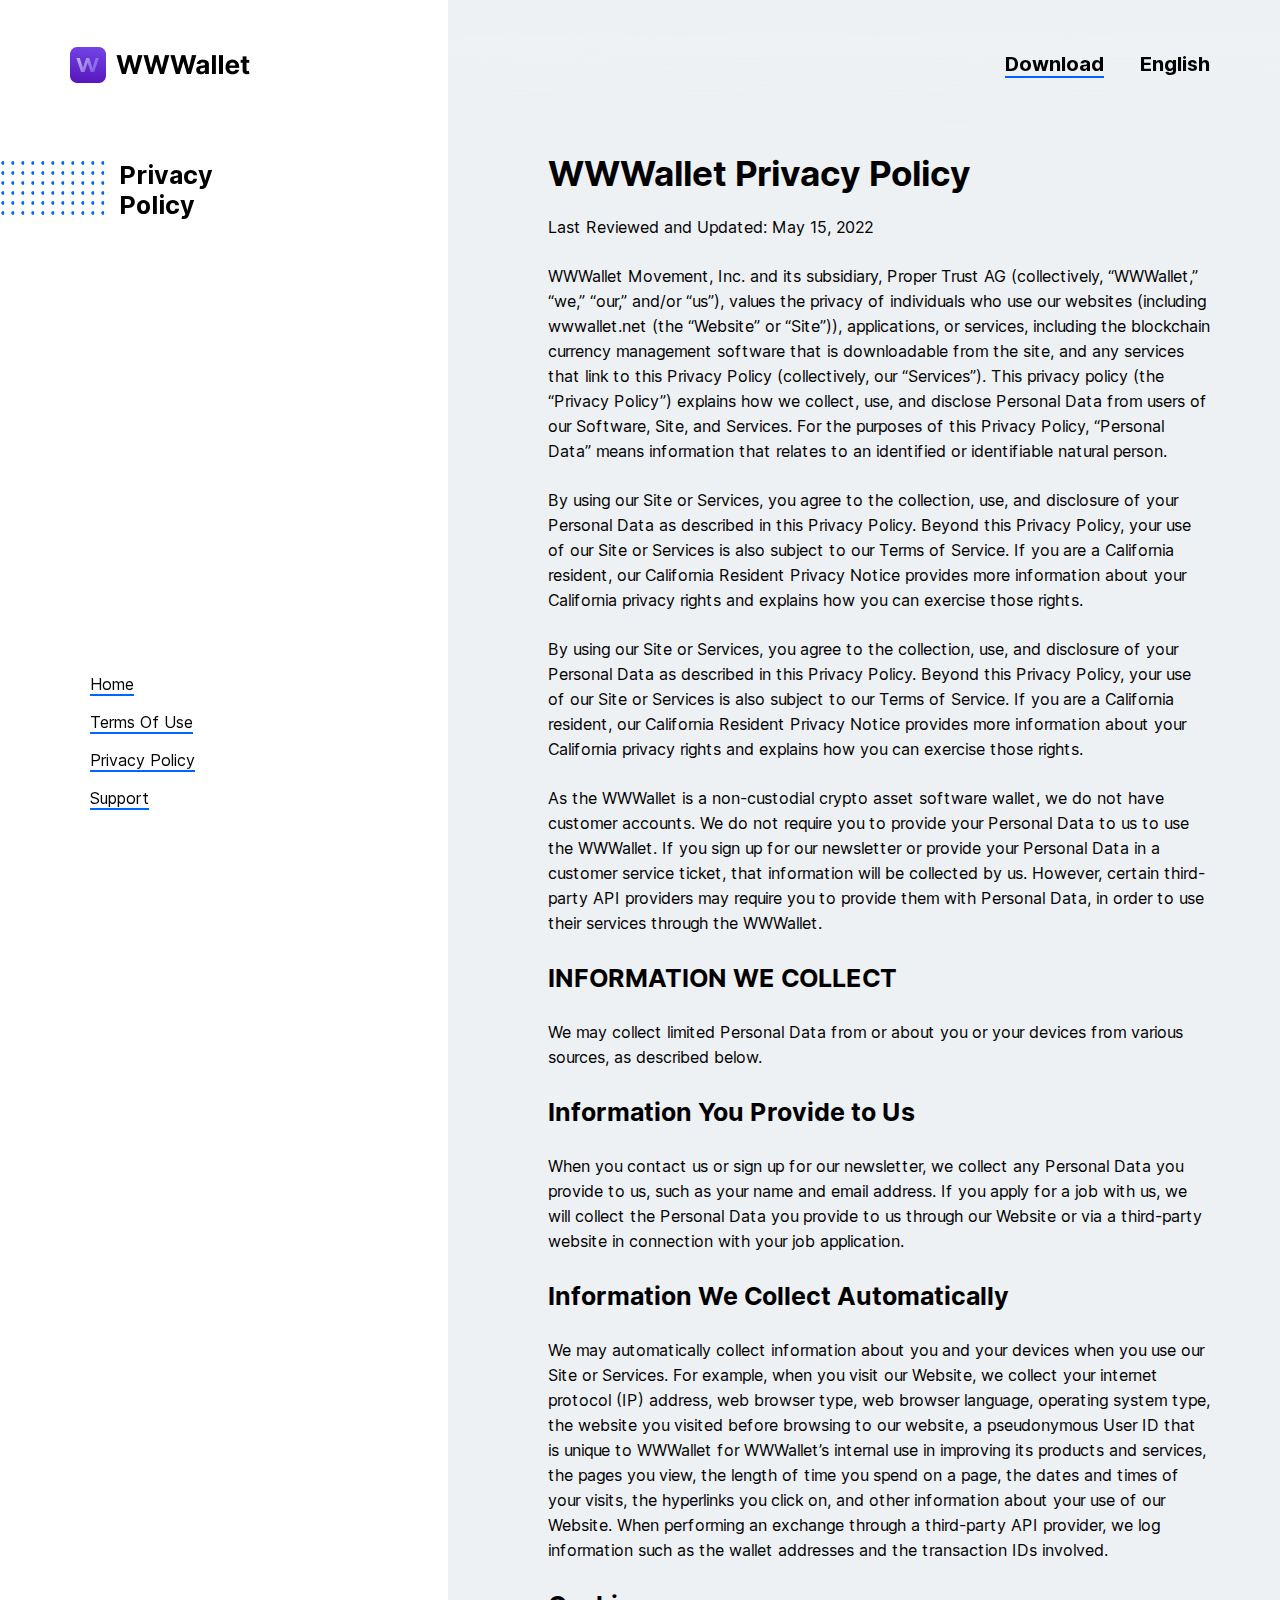
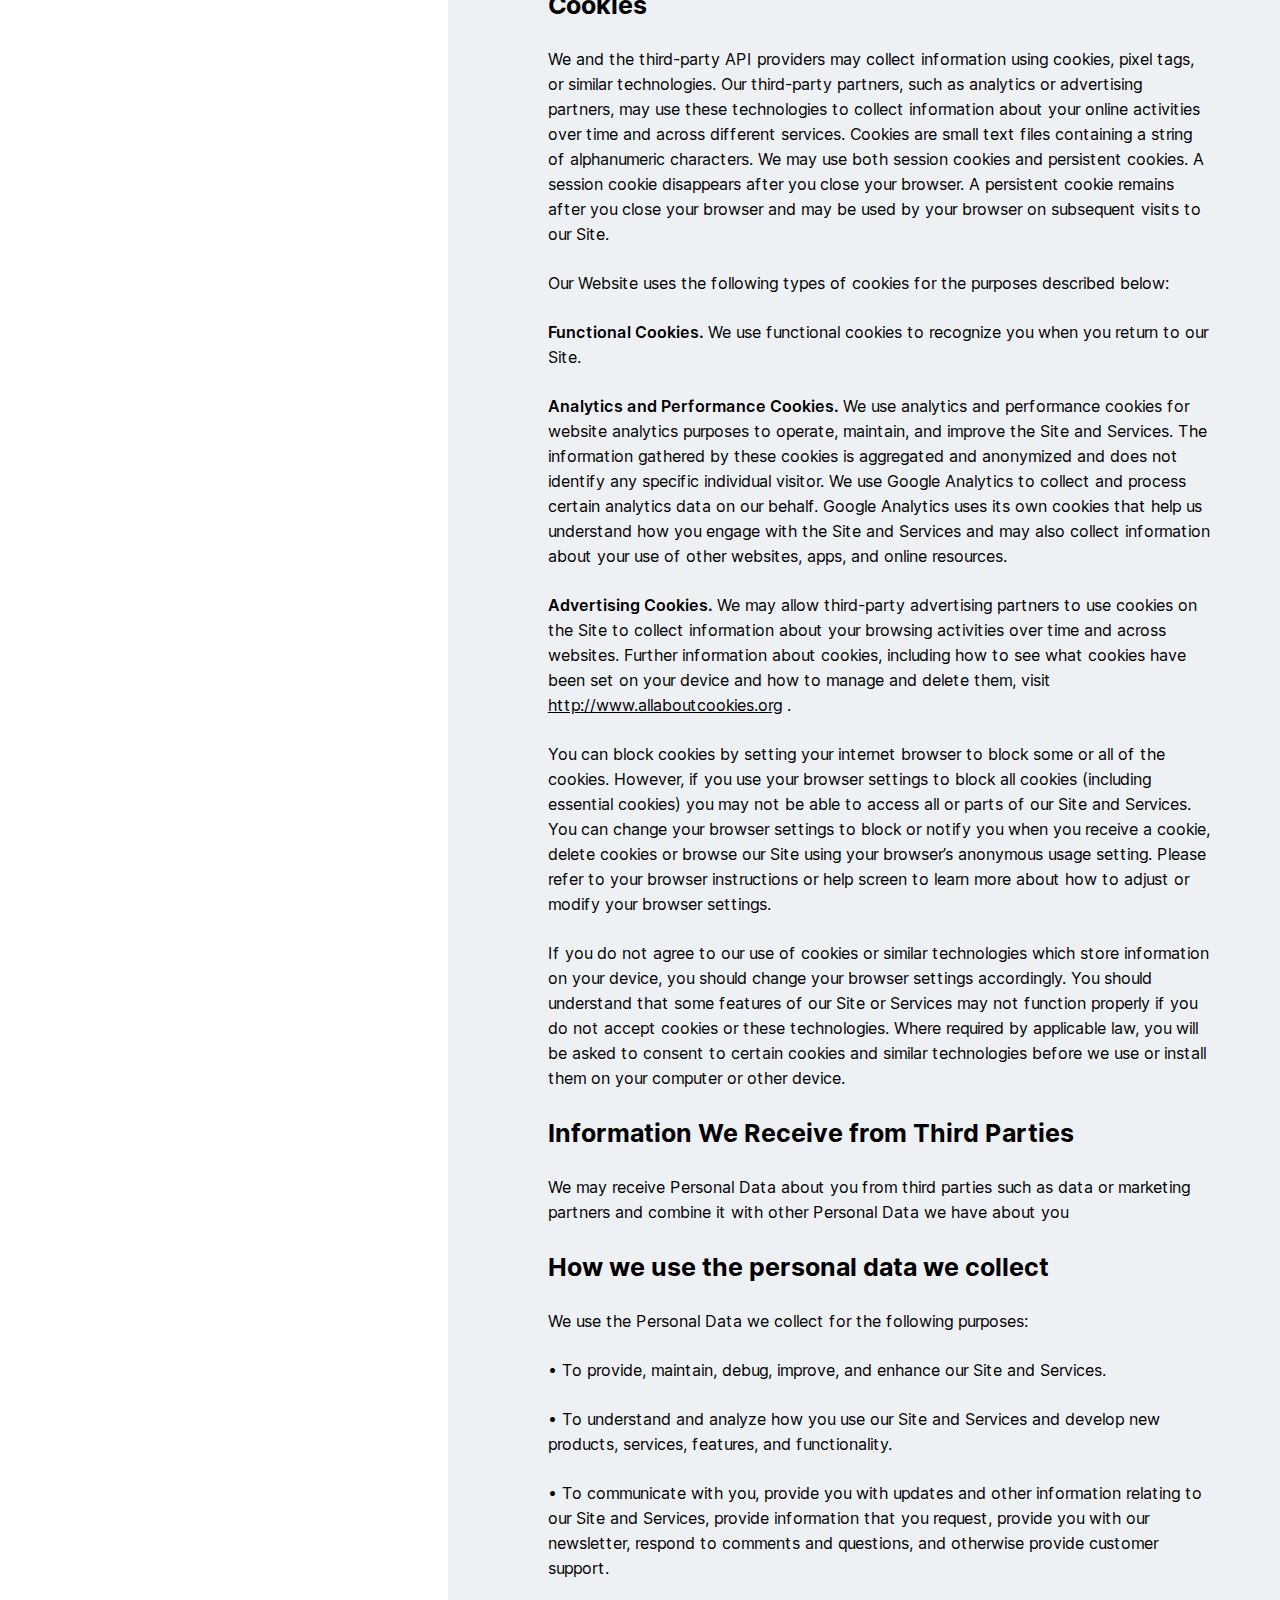
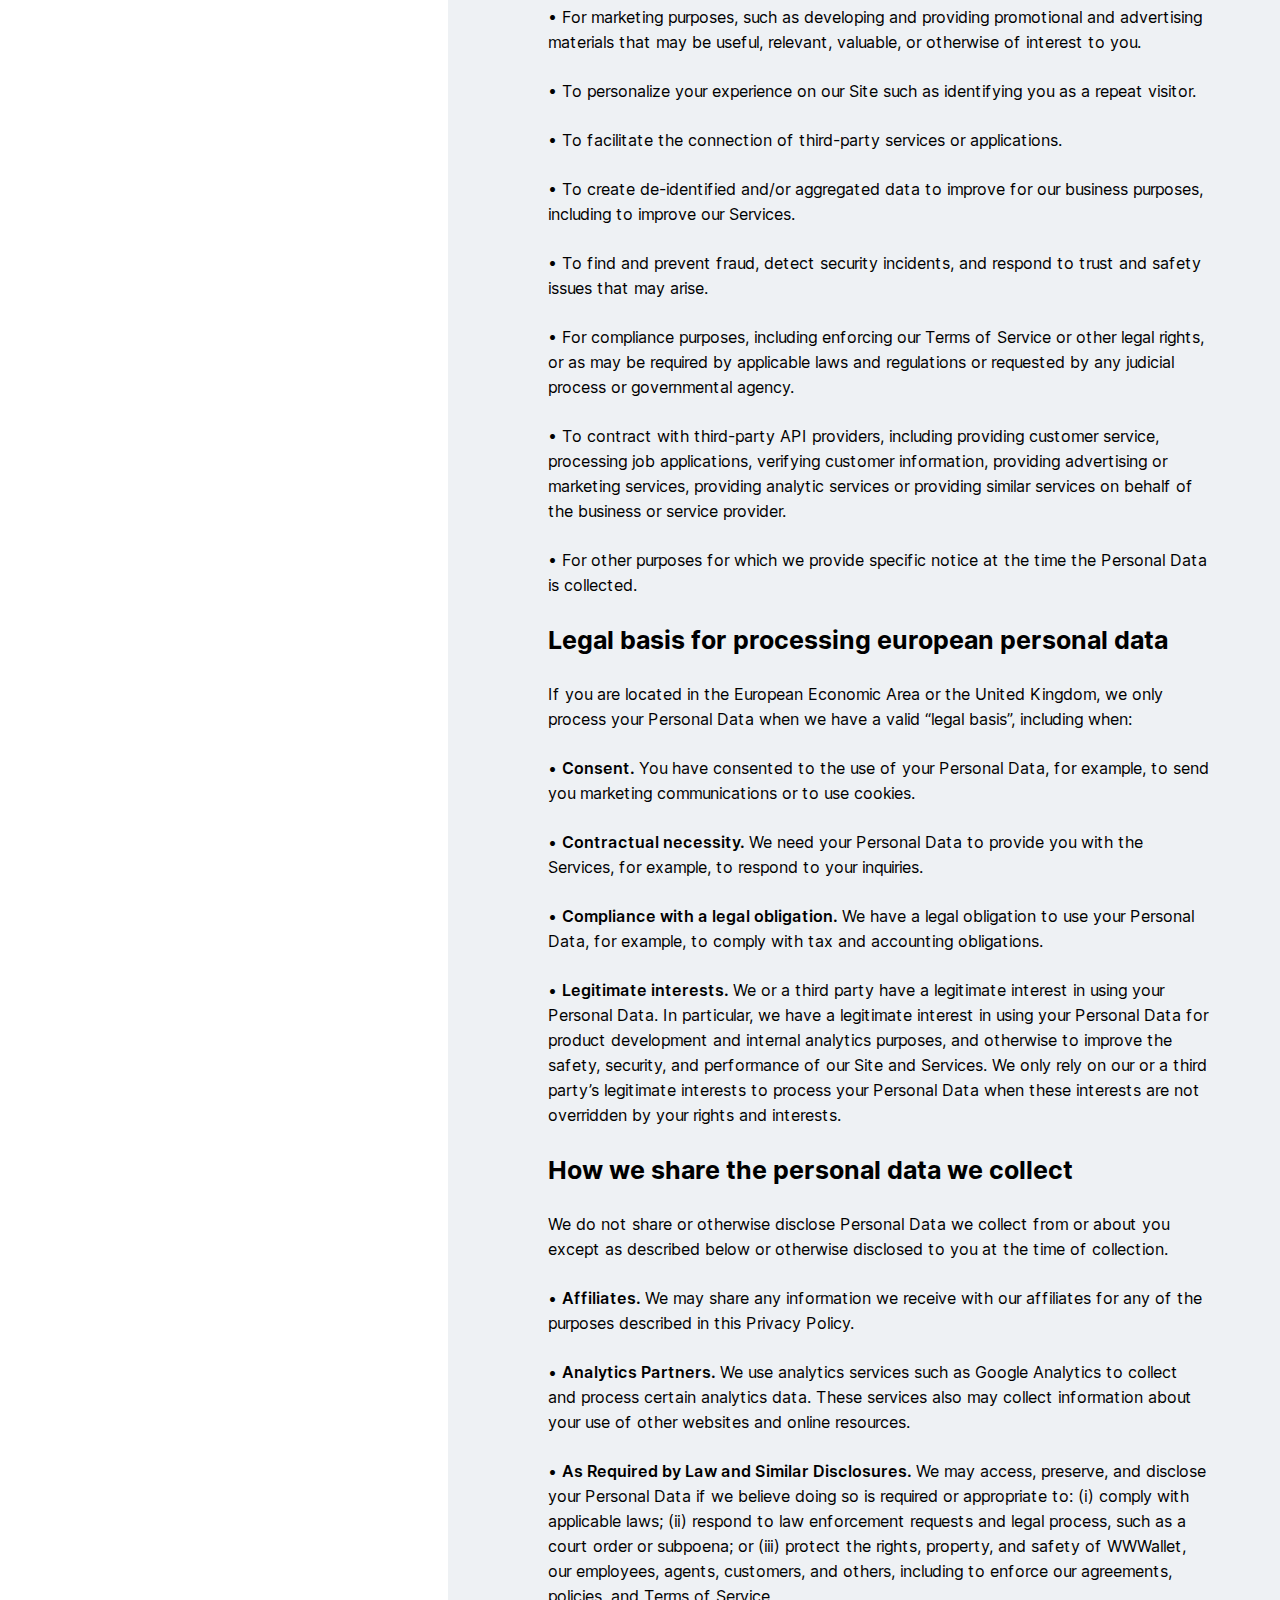
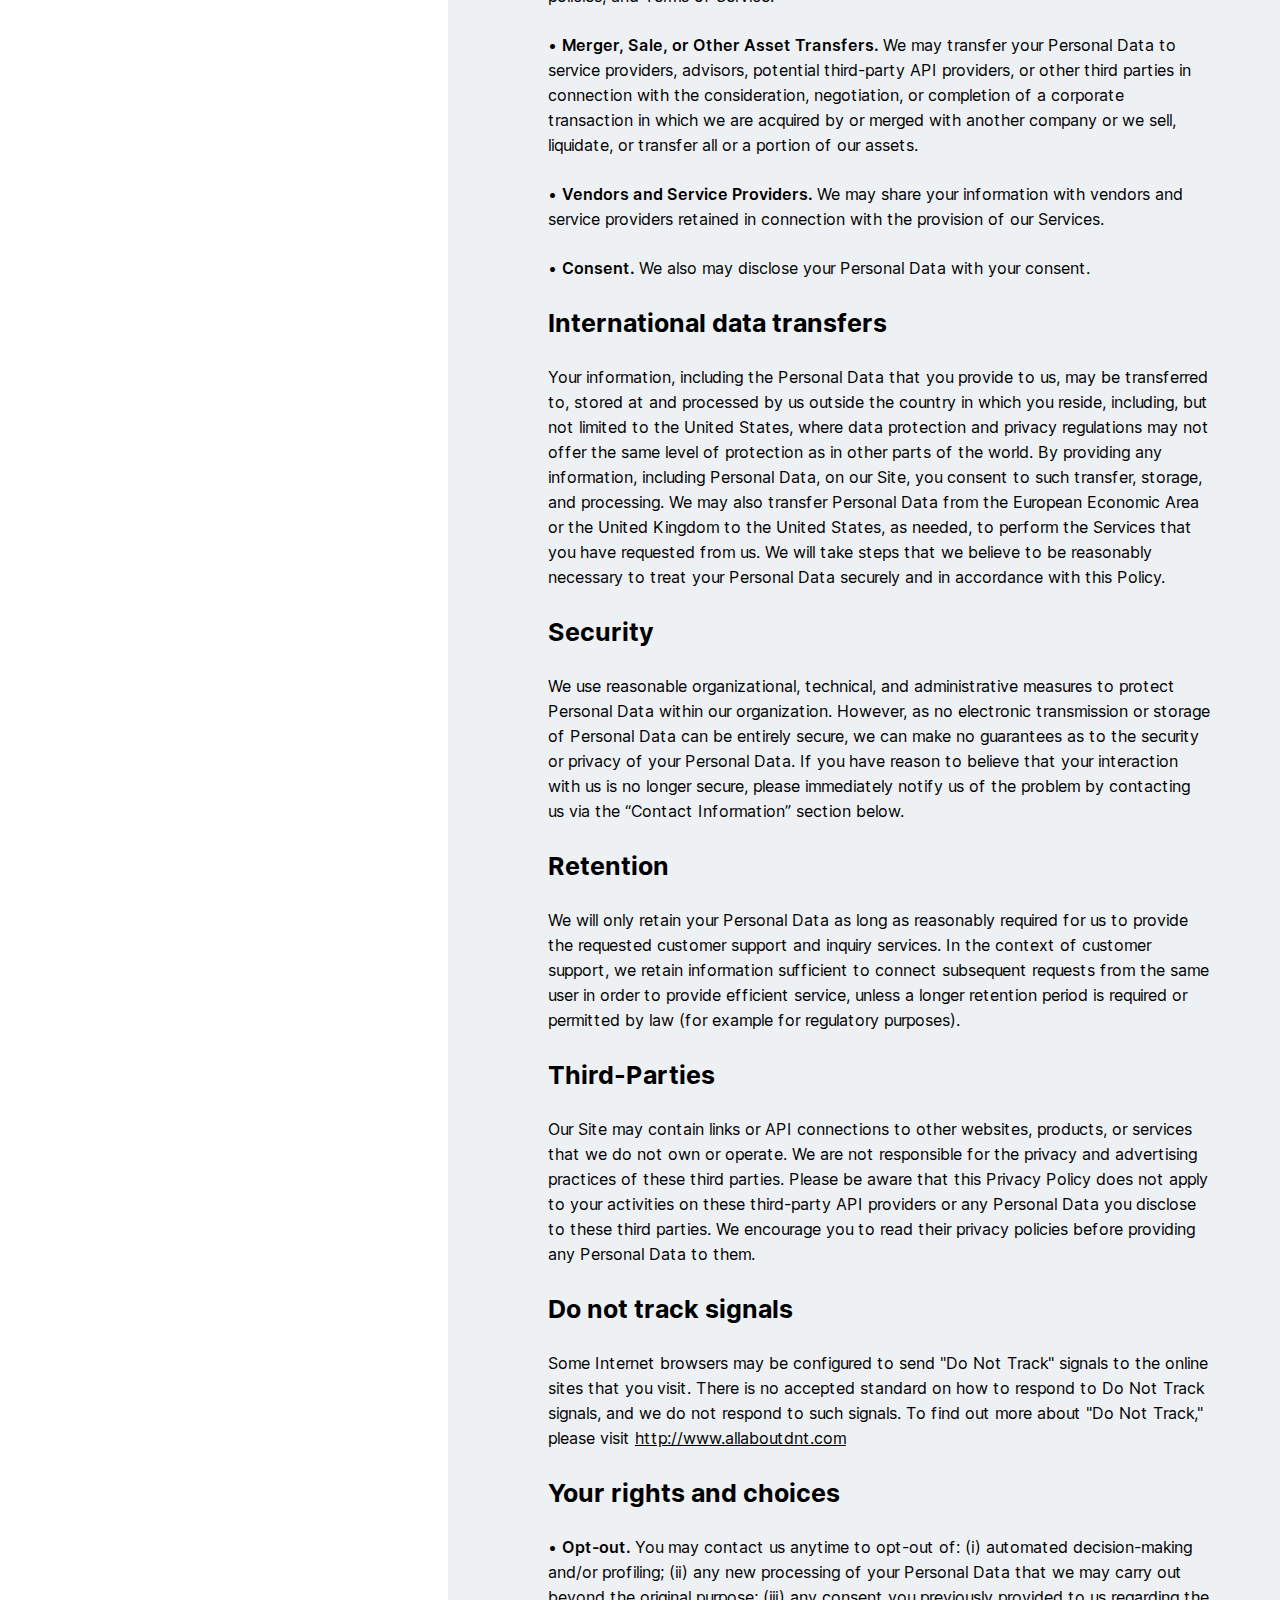
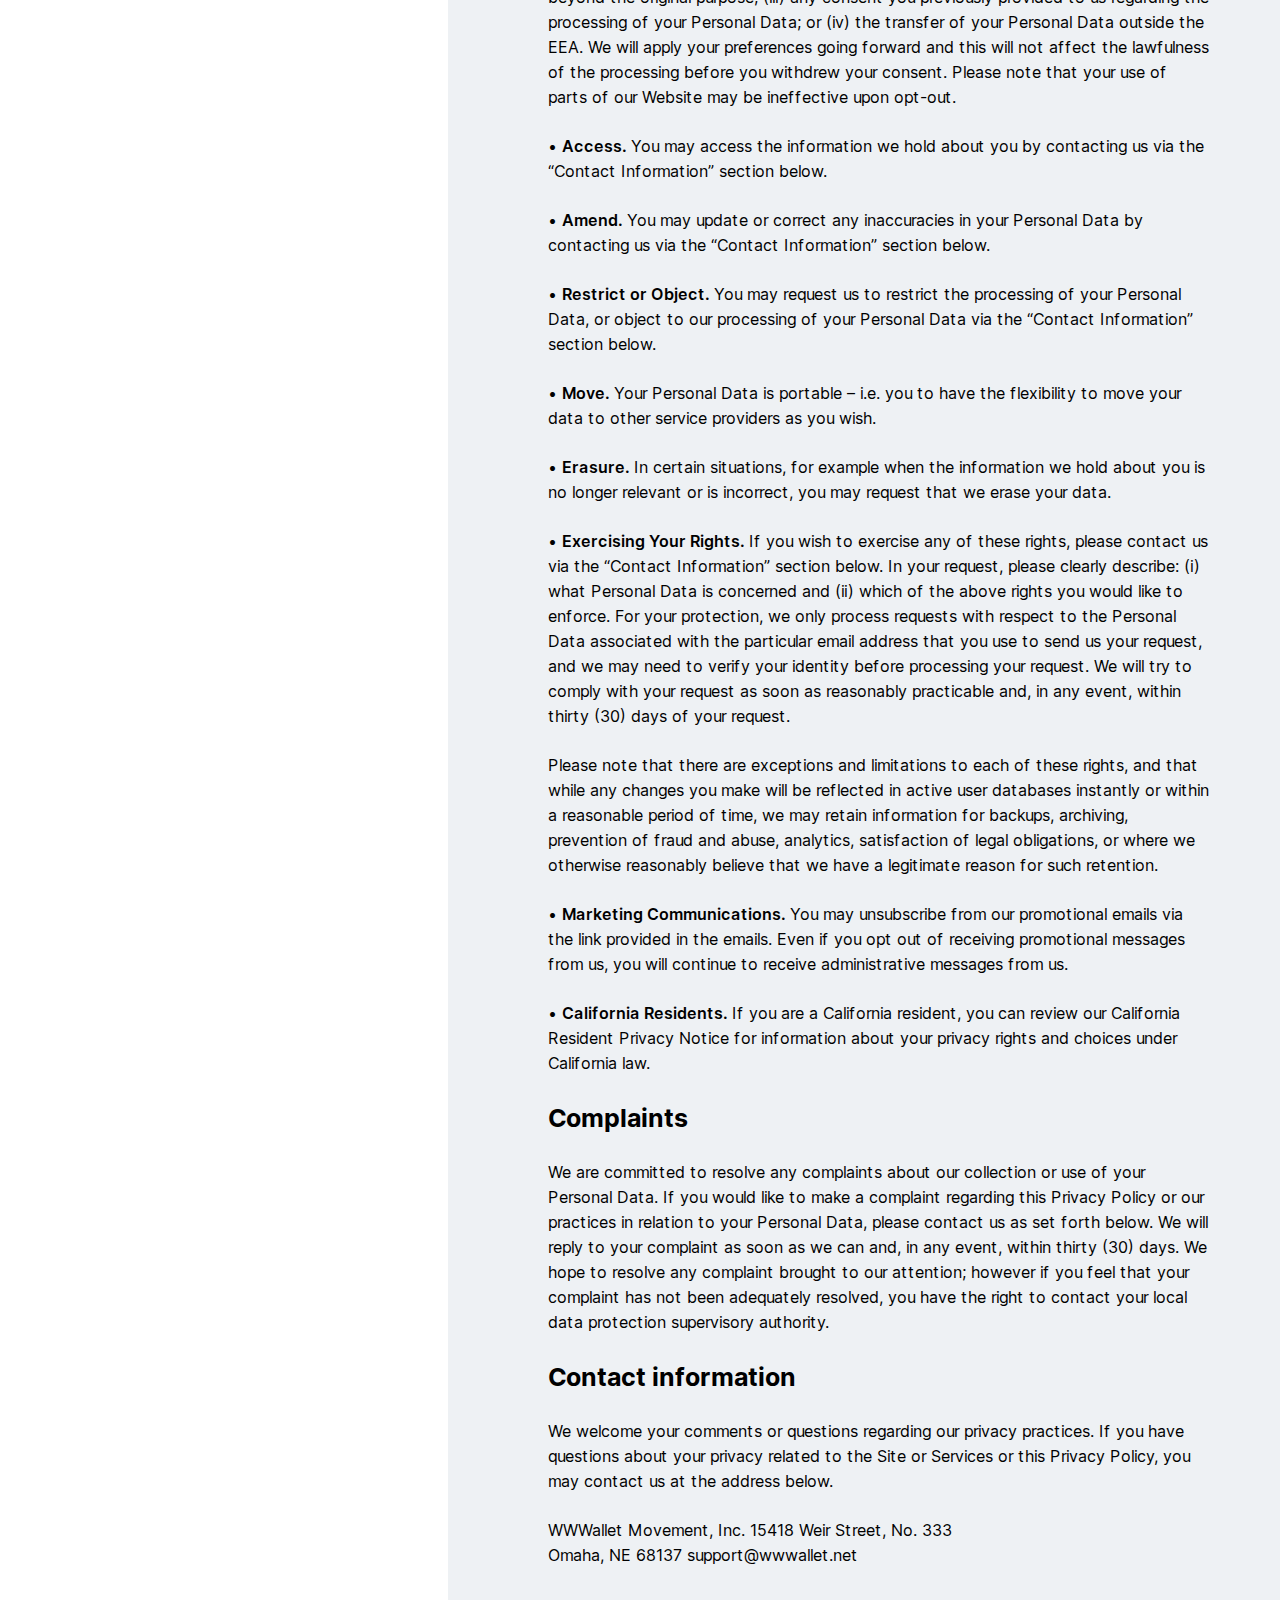
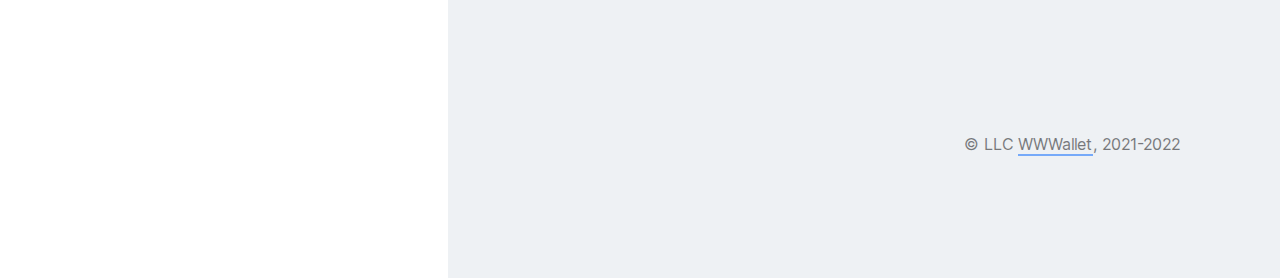
<file: privacypolicy.html>
<!DOCTYPE html>
<html lang="en">
    <head>
        <meta name="apple-mobile-web-app-status-bar-style" content="#000000" />
        <meta name="theme-color" content="#000000" />
        <meta http-equiv="content-type" content="text/html; charset=utf-8" />
        <link href="images/wwwallet_ico.ico" rel="shortcut icon" type="image/x-icon" />
        <link rel="stylesheet" href="css/terms.css" />
        <meta name="viewport" content="width=device-width, initial-scale=1.0" />
        <title>WWWallet – Privacy Policy</title>
    </head>
    <body>
        <div class="page">
            <header class="header" id="header">
                <a href="index.html" class="header__logo" id="logo" data-goto-section="0">
                    <img src="images/logo_dark.png" alt="icq new" />
                </a>
                <div class="header__tools">
                    <ul class="header-links">
                        <li class="header-links__item"><a href="#" data-goto-section="">Download</a></li>
                    </ul>
                    <div class="header-language">
                        <div class="header-language__curent" data-target="toggle">English</div>
                        <div class="header-language__inner">
                            <ul class="header-language__list">
                                <li class="header-language__item -active"><a href="#">English</a></li>
                                <li class="header-language__item"><a href="#">Русский</a></li>
                                <li class="header-language__item"><a href="#">Deutsch</a></li>
                                <li class="header-language__item"><a href="#">Español</a></li>
                                <li class="header-language__item"><a href="#">Português</a></li>
                                <li class="header-language__item"><a href="#">Polski</a></li>
                                <li class="header-language__item"><a href="#">Türkçe</a></li>
                                <li class="header-language__item"><a href="#">Dansk</a></li>
                                <li class="header-language__item"><a href="#">Svenska</a></li>
                                <li class="header-language__item"><a href="#">Française</a></li>
                                <li class="header-language__item"><a href="#">中文</a></li>
                                <li class="header-language__item"><a href="#">Norsk</a></li>
                                <li class="header-language__item"><a href="#">Suomi</a></li>
                                <li class="header-language__item"><a href="#">Română</a></li>
                                <li class="header-language__item"><a href="#">Tiếng Việt</a></li>
                                <li class="header-language__item"><a href="#">日本語</a></li>
                                <li class="header-language__item"><a href="#">Magyar</a></li>
                                <li class="header-language__item"><a href="#">Český</a></li>
                                <li class="header-language__item"><a href="#">ภาษาไทย</a></li>
                            </ul>
                        </div>
                    </div>
                </div>
            </header>
            <div class="page__left">
                <div class="content-left">
                    <div class="content-left__title">
                        Privacy<br />
                        Policy
                    </div>
                    <ul class="menu">
                        <li class="menu__item"><a href="index.html">Home</a></li>

                        <li class="menu__item"><a href="legal.html">Terms Of Use</a></li>

                        <li class="menu__item"><a href="privacypolicy.html">Privacy Policy</a></li>

                        <li class="menu__item"><a href="https://t.me/wwwallet_support" target="_blank">Support</a></li>
                    </ul>
                </div>
            </div>
            <div class="page__right">
                <div class="content-right">
                    <div class="content-right__text">
                        <h1>WWWallet Privacy Policy</h1>
                        <p>
                            Last Reviewed and Updated: May 15, 2022
                        </p>
                        <p>
                            WWWallet Movement, Inc. and its subsidiary, Proper Trust AG (collectively, “WWWallet,” “we,” “our,” and/or “us”), values the privacy of individuals who use our websites (including wwwallet.net (the “Website” or
                            “Site”)), applications, or services, including the blockchain currency management software that is downloadable from the site, and any services that link to this Privacy Policy (collectively, our “Services”).
                            This privacy policy (the “Privacy Policy”) explains how we collect, use, and disclose Personal Data from users of our Software, Site, and Services. For the purposes of this Privacy Policy, “Personal Data” means
                            information that relates to an identified or identifiable natural person.
                        </p>
                        <p>
                            By using our Site or Services, you agree to the collection, use, and disclosure of your Personal Data as described in this Privacy Policy. Beyond this Privacy Policy, your use of our Site or Services is also
                            subject to our Terms of Service. If you are a California resident, our California Resident Privacy Notice provides more information about your California privacy rights and explains how you can exercise those
                            rights.
                        </p>
                        <p>
                            By using our Site or Services, you agree to the collection, use, and disclosure of your Personal Data as described in this Privacy Policy. Beyond this Privacy Policy, your use of our Site or Services is also
                            subject to our Terms of Service. If you are a California resident, our California Resident Privacy Notice provides more information about your California privacy rights and explains how you can exercise those
                            rights.
                        </p>
                        <p>
                            As the WWWallet is a non-custodial crypto asset software wallet, we do not have customer accounts. We do not require you to provide your Personal Data to us to use the WWWallet. If you sign up for our newsletter
                            or provide your Personal Data in a customer service ticket, that information will be collected by us. However, certain third-party API providers may require you to provide them with Personal Data, in order to use
                            their services through the WWWallet.
                        </p>
                        <h3>INFORMATION WE COLLECT</h3>
                        <p>We may collect limited Personal Data from or about you or your devices from various sources, as described below.</p>
                        <h3>Information You Provide to Us</h3>
                        <p>
                            When you contact us or sign up for our newsletter, we collect any Personal Data you provide to us, such as your name and email address. If you apply for a job with us, we will collect the Personal Data you
                            provide to us through our Website or via a third-party website in connection with your job application.
                        </p>
                        <h3>Information We Collect Automatically</h3>
                        <p>
                            We may automatically collect information about you and your devices when you use our Site or Services. For example, when you visit our Website, we collect your internet protocol (IP) address, web browser type,
                            web browser language, operating system type, the website you visited before browsing to our website, a pseudonymous User ID that is unique to WWWallet for WWWallet’s internal use in improving its products and
                            services, the pages you view, the length of time you spend on a page, the dates and times of your visits, the hyperlinks you click on, and other information about your use of our Website. When performing an
                            exchange through a third-party API provider, we log information such as the wallet addresses and the transaction IDs involved.
                        </p>
                        <h3>Cookies</h3>
                        <p>
                            We and the third-party API providers may collect information using cookies, pixel tags, or similar technologies. Our third-party partners, such as analytics or advertising partners, may use these technologies to
                            collect information about your online activities over time and across different services. Cookies are small text files containing a string of alphanumeric characters. We may use both session cookies and
                            persistent cookies. A session cookie disappears after you close your browser. A persistent cookie remains after you close your browser and may be used by your browser on subsequent visits to our Site.
                        </p>
                        <p>Our Website uses the following types of cookies for the purposes described below:</p>
                        <p><span style="font-weight: 600;">Functional Cookies.</span> We use functional cookies to recognize you when you return to our Site.</p>
                        <p>
                            <span style="font-weight: 600;">Analytics and Performance Cookies.</span> We use analytics and performance cookies for website analytics purposes to operate, maintain, and improve the Site and Services. The
                            information gathered by these cookies is aggregated and anonymized and does not identify any specific individual visitor. We use Google Analytics to collect and process certain analytics data on our behalf.
                            Google Analytics uses its own cookies that help us understand how you engage with the Site and Services and may also collect information about your use of other websites, apps, and online resources.
                        </p>
                        <p>
                            <span style="font-weight: 600;">Advertising Cookies.</span> We may allow third-party advertising partners to use cookies on the Site to collect information about your browsing activities over time and across
                            websites. Further information about cookies, including how to see what cookies have been set on your device and how to manage and delete them, visit
                            <a href="http://www.allaboutcookies.org" target="_blank"><span style="text-decoration: underline;">http://www.allaboutcookies.org</span> </a>.
                        </p>
                        <p>
                            You can block cookies by setting your internet browser to block some or all of the cookies. However, if you use your browser settings to block all cookies (including essential cookies) you may not be able to
                            access all or parts of our Site and Services. You can change your browser settings to block or notify you when you receive a cookie, delete cookies or browse our Site using your browser’s anonymous usage setting.
                            Please refer to your browser instructions or help screen to learn more about how to adjust or modify your browser settings.
                        </p>

                        <p>
                            If you do not agree to our use of cookies or similar technologies which store information on your device, you should change your browser settings accordingly. You should understand that some features of our Site
                            or Services may not function properly if you do not accept cookies or these technologies. Where required by applicable law, you will be asked to consent to certain cookies and similar technologies before we use
                            or install them on your computer or other device.
                        </p>
                        <h3>Information We Receive from Third Parties</h3>
                        <p>We may receive Personal Data about you from third parties such as data or marketing partners and combine it with other Personal Data we have about you</p>
                        <h3>How we use the personal data we collect</h3>
                        <p>We use the Personal Data we collect for the following purposes:</p>
                        <p>&bull; To provide, maintain, debug, improve, and enhance our Site and Services.</p>
                        <p>&bull; To understand and analyze how you use our Site and Services and develop new products, services, features, and functionality.</p>
                        <p>
                            &bull; To communicate with you, provide you with updates and other information relating to our Site and Services, provide information that you request, provide you with our newsletter, respond to comments and
                            questions, and otherwise provide customer support.
                        </p>
                        <p>&bull; For marketing purposes, such as developing and providing promotional and advertising materials that may be useful, relevant, valuable, or otherwise of interest to you.</p>
                        <p>&bull; To personalize your experience on our Site such as identifying you as a repeat visitor.</p>
                        <p>&bull; To facilitate the connection of third-party services or applications.</p>
                        <p>&bull; To create de-identified and/or aggregated data to improve for our business purposes, including to improve our Services.</p>
                        <p>&bull; To find and prevent fraud, detect security incidents, and respond to trust and safety issues that may arise.</p>
                        <p>
                            &bull; For compliance purposes, including enforcing our Terms of Service or other legal rights, or as may be required by applicable laws and regulations or requested by any judicial process or governmental
                            agency.
                        </p>
                        <p>
                            &bull; To contract with third-party API providers, including providing customer service, processing job applications, verifying customer information, providing advertising or marketing services, providing
                            analytic services or providing similar services on behalf of the business or service provider.
                        </p>
                        <p>&bull; For other purposes for which we provide specific notice at the time the Personal Data is collected.</p>
                        <h3>Legal basis for processing european personal data</h3>
                        <p>If you are located in the European Economic Area or the United Kingdom, we only process your Personal Data when we have a valid “legal basis”, including when:</p>
                        <p>&bull; <span style="font-weight: 600;">Consent.</span> You have consented to the use of your Personal Data, for example, to send you marketing communications or to use cookies.</p>
                        <p>&bull; <span style="font-weight: 600;">Contractual necessity.</span> We need your Personal Data to provide you with the Services, for example, to respond to your inquiries.</p>
                        <p>&bull; <span style="font-weight: 600;">Compliance with a legal obligation.</span> We have a legal obligation to use your Personal Data, for example, to comply with tax and accounting obligations.</p>
                        <p>
                            &bull; <span style="font-weight: 600;">Legitimate interests.</span> We or a third party have a legitimate interest in using your Personal Data. In particular, we have a legitimate interest in using your Personal
                            Data for product development and internal analytics purposes, and otherwise to improve the safety, security, and performance of our Site and Services. We only rely on our or a third party’s legitimate interests
                            to process your Personal Data when these interests are not overridden by your rights and interests.
                        </p>
                        <h3>How we share the personal data we collect</h3>
                        <p>We do not share or otherwise disclose Personal Data we collect from or about you except as described below or otherwise disclosed to you at the time of collection.</p>
                        <p>&bull; <span style="font-weight: 600;">Affiliates.</span> We may share any information we receive with our affiliates for any of the purposes described in this Privacy Policy.</p>
                        <p>
                            &bull; <span style="font-weight: 600;">Analytics Partners.</span> We use analytics services such as Google Analytics to collect and process certain analytics data. These services also may collect information
                            about your use of other websites and online resources.
                        </p>
                        <p>
                            &bull; <span style="font-weight: 600;">As Required by Law and Similar Disclosures.</span> We may access, preserve, and disclose your Personal Data if we believe doing so is required or appropriate to: (i) comply
                            with applicable laws; (ii) respond to law enforcement requests and legal process, such as a court order or subpoena; or (iii) protect the rights, property, and safety of WWWallet, our employees, agents,
                            customers, and others, including to enforce our agreements, policies, and Terms of Service.
                        </p>
                        <p>
                            &bull; <span style="font-weight: 600;">Merger, Sale, or Other Asset Transfers.</span> We may transfer your Personal Data to service providers, advisors, potential third-party API providers, or other third parties
                            in connection with the consideration, negotiation, or completion of a corporate transaction in which we are acquired by or merged with another company or we sell, liquidate, or transfer all or a portion of our
                            assets.
                        </p>
                        <p>&bull; <span style="font-weight: 600;">Vendors and Service Providers.</span> We may share your information with vendors and service providers retained in connection with the provision of our Services.</p>
                        <p>&bull; <span style="font-weight: 600;">Consent.</span> We also may disclose your Personal Data with your consent.</p>
                        <h3>International data transfers</h3>
                        <p>
                            Your information, including the Personal Data that you provide to us, may be transferred to, stored at and processed by us outside the country in which you reside, including, but not limited to the United States,
                            where data protection and privacy regulations may not offer the same level of protection as in other parts of the world. By providing any information, including Personal Data, on our Site, you consent to such
                            transfer, storage, and processing. We may also transfer Personal Data from the European Economic Area or the United Kingdom to the United States, as needed, to perform the Services that you have requested from
                            us. We will take steps that we believe to be reasonably necessary to treat your Personal Data securely and in accordance with this Policy.
                        </p>
                        <h3>Security</h3>
                        <p>
                            We use reasonable organizational, technical, and administrative measures to protect Personal Data within our organization. However, as no electronic transmission or storage of Personal Data can be entirely
                            secure, we can make no guarantees as to the security or privacy of your Personal Data. If you have reason to believe that your interaction with us is no longer secure, please immediately notify us of the problem
                            by contacting us via the “Contact Information” section below.
                        </p>
                        <h3>Retention</h3>
                        <p>
                            We will only retain your Personal Data as long as reasonably required for us to provide the requested customer support and inquiry services. In the context of customer support, we retain information sufficient to
                            connect subsequent requests from the same user in order to provide efficient service, unless a longer retention period is required or permitted by law (for example for regulatory purposes).
                        </p>
                        <h3>Third-Parties</h3>
                        <p>
                            Our Site may contain links or API connections to other websites, products, or services that we do not own or operate. We are not responsible for the privacy and advertising practices of these third parties.
                            Please be aware that this Privacy Policy does not apply to your activities on these third-party API providers or any Personal Data you disclose to these third parties. We encourage you to read their privacy
                            policies before providing any Personal Data to them.
                        </p>
                        <h3>Do not track signals</h3>
                        <p>
                            Some Internet browsers may be configured to send "Do Not Track" signals to the online sites that you visit. There is no accepted standard on how to respond to Do Not Track signals, and we do not respond to such
                            signals. To find out more about "Do Not Track," please visit <a href="http://www.allaboutdnt.com" style="text-decoration: underline;" target="_blank">http://www.allaboutdnt.com</a>
                        </p>
                        <h3>Your rights and choices</h3>
                        <p>
                            &bull; <span style="font-weight: 600;">Opt-out.</span> You may contact us anytime to opt-out of: (i) automated decision-making and/or profiling; (ii) any new processing of your Personal Data that we may carry out
                            beyond the original purpose; (iii) any consent you previously provided to us regarding the processing of your Personal Data; or (iv) the transfer of your Personal Data outside the EEA. We will apply your
                            preferences going forward and this will not affect the lawfulness of the processing before you withdrew your consent. Please note that your use of parts of our Website may be ineffective upon opt-out.
                        </p>
                        <p>&bull; <span style="font-weight: 600;">Access.</span> You may access the information we hold about you by contacting us via the “Contact Information” section below.</p>
                        <p>&bull; <span style="font-weight: 600;">Amend.</span> You may update or correct any inaccuracies in your Personal Data by contacting us via the “Contact Information” section below.</p>
                        <p>
                            &bull; <span style="font-weight: 600;">Restrict or Object.</span> You may request us to restrict the processing of your Personal Data, or object to our processing of your Personal Data via the “Contact
                            Information” section below.
                        </p>
                        <p>&bull; <span style="font-weight: 600;">Move.</span> Your Personal Data is portable – i.e. you to have the flexibility to move your data to other service providers as you wish.</p>
                        <p>&bull; <span style="font-weight: 600;">Erasure.</span> In certain situations, for example when the information we hold about you is no longer relevant or is incorrect, you may request that we erase your data.</p>
                        <p>
                            &bull; <span style="font-weight: 600;">Exercising Your Rights.</span> If you wish to exercise any of these rights, please contact us via the “Contact Information” section below. In your request, please clearly
                            describe: (i) what Personal Data is concerned and (ii) which of the above rights you would like to enforce. For your protection, we only process requests with respect to the Personal Data associated with the
                            particular email address that you use to send us your request, and we may need to verify your identity before processing your request. We will try to comply with your request as soon as reasonably practicable
                            and, in any event, within thirty (30) days of your request.
                        </p>
                        <p>
                            Please note that there are exceptions and limitations to each of these rights, and that while any changes you make will be reflected in active user databases instantly or within a reasonable period of time, we
                            may retain information for backups, archiving, prevention of fraud and abuse, analytics, satisfaction of legal obligations, or where we otherwise reasonably believe that we have a legitimate reason for such
                            retention.
                        </p>

                        <p>
                            &bull; <span style="font-weight: 600;">Marketing Communications.</span> You may unsubscribe from our promotional emails via the link provided in the emails. Even if you opt out of receiving promotional messages
                            from us, you will continue to receive administrative messages from us.
                        </p>
                        <p>
                            &bull; <span style="font-weight: 600;">California Residents.</span> If you are a California resident, you can review our California Resident Privacy Notice for information about your privacy rights and choices
                            under California law.
                        </p>
                        <h3>Complaints</h3>
                        <p>
                            We are committed to resolve any complaints about our collection or use of your Personal Data. If you would like to make a complaint regarding this Privacy Policy or our practices in relation to your Personal
                            Data, please contact us as set forth below. We will reply to your complaint as soon as we can and, in any event, within thirty (30) days. We hope to resolve any complaint brought to our attention; however if you
                            feel that your complaint has not been adequately resolved, you have the right to contact your local data protection supervisory authority.
                        </p>
                        <h3>Contact information</h3>
                        <p>We welcome your comments or questions regarding our privacy practices. If you have questions about your privacy related to the Site or Services or this Privacy Policy, you may contact us at the address below.</p>
                        <p>
                            WWWallet Movement, Inc. 15418 Weir Street, No. 333 <br />
                            Omaha, NE 68137 support@wwwallet.net
                        </p>
                    </div>
                </div>
            </div>
        </div>
        <footer class="footer">
            <div class="footer__left"></div>
            <div class="footer__right">
                <div class="footer__content">
                    <div class="copyright">©&nbsp;LLC <a href="index.html" target="_blank">WWWallet</a>, 2021-2022</div>
                </div>
            </div>
        </footer>
        <script defer src="js/desktop.min.js"></script>
    </body>
</html>
</file>
<file: css/terms.css>
@charset "UTF-8";

@import url(../fonts/fonts.css);

@import url(../vendor/normalize.css);

article,
aside,
audio,
blockquote,
body,
canvas,
dd,
details,
div,
dl,
dt,
fieldset,
figcaption,
figure,
footer,
form,
h1,
h2,
h3,
h4,
h5,
h6,
header,
input,
li,
mark,
menu,
nav,
ol,
p,
pre,
section,
summary,
td,
textarea,
th,
time,
ul,
video {
    margin: 0;
    padding: 0;
}
table {
    border-collapse: collapse;
    border-spacing: 0;
}
fieldset,
img,
span {
    border: none;
}
address,
caption,
cite,
code,
dfn,
th,
var {
    font-style: normal;
    font-weight: 400;
}
ol,
ul {
    list-style: none;
}
article,
aside,
details,
figcaption,
figure,
footer,
header,
main,
menu,
nav,
section,
time {
    display: block;
}

/* Firefox */
* {
    scrollbar-width: thin;
    scrollbar-color: rgba(0, 0, 0, 0.5);
}

/* Chrome, Edge and Safari */
*::-webkit-scrollbar {
    width: 7px;
}
*::-webkit-scrollbar-track {
    border-radius: 10px;
    border: 0 !important;
}

*::-webkit-scrollbar-thumb {
    border-radius: 5px;
    background: rgba(0, 0, 0, 0.5);
}

* {
    box-sizing: border-box;
}
body,
html {
    width: 100%;
    height: 100%;
}
body.-overflow-hidden,
html.-overflow-hidden {
    overflow: hidden;
}
body {
    font-family: Inter, sans-serif;
    font-size: 17px;
    line-height: 22px;
    color: #000;
    background: #eef1f4;
    text-size-adjust: 100%;
    -ms-text-size-adjust: 100%;
    -webkit-text-size-adjust: 100%;
    transition: background 0.3s linear;
}
body.-black,
body.-p404,
body.-webcalls {
    color: #fff;
    background: #000;
}
body.-black .page,
body.-p404 .page,
body.-webcalls .page {
    margin-bottom: 0;
}
body.-agent .page,
body.-myteam .page,
body.-webcalls .page {
    display: table;
    width: 100%;
    height: 100%;
}

body.-myteam {
    color: #000;
    background: #f3f6fd;
}
body.-myteam .page {
    margin-bottom: 0;
}
body.-agent {
    color: #000;
    background: #fff;
}
body.-agent .page {
    margin-bottom: 0;
}
input[type="text"],
textarea {
    -webkit-appearance: none;
}
a {
    color: inherit;
    text-decoration: none;
}
b {
    font-weight: 700;
}

.page {
    position: relative;
    overflow: hidden;
}
@media (min-width: 768px) {
    .page {
        min-height: 100%;
        margin-bottom: -182px;
    }
}
@media (min-width: 1440px) {
    .page {
        margin-bottom: -226px;
    }
}
.page__left {
    display: none;
    background: #fff;
}
@media (min-width: 768px) {
    .page__left {
        display: block;
        position: absolute;
        top: 0;
        bottom: 0;
        left: 0;
        width: 44%;
    }
}
@media (min-width: 980px) {
    .page__left {
        width: 35%;
    }
}
@media (min-width: 1900px) {
    .page__left {
        width: 27%;
    }
}
@media (min-width: 2200px) {
    .page__left {
        width: 18%;
    }
}
.page__right {
    padding-bottom: 70px;
}
@media (min-width: 768px) {
    .page__right {
        width: 56%;
        padding-bottom: 270px;
        margin: 0 0 0 auto;
    }
}
@media (min-width: 980px) {
    .page__right {
        width: 65%;
    }
}
@media (min-width: 1440px) {
    .page__right {
        padding-bottom: 280px;
    }
}
@media (min-width: 1900px) {
    .page__right {
        width: 73%;
    }
}
@media (min-width: 2200px) {
    .page__right {
        width: 82%;
    }
}
.page.-transition .header {
    transition: top 0.3s linear;
}
.page.-transition .login__body {
    transition: padding-top 0.3s linear;
}
.header {
    position: fixed;
    display: flex;
    align-items: center;
    justify-content: space-between;
    padding: 0 28px 0 28px;
    width: 100%;
    height: 100px;
    z-index: 1000;
}
@media (min-width: 980px) {
    .header {
        height: 130px;
        padding: 0 70px 0 70px;
    }
}
.header:after,
.header:before {
    content: "";
    position: absolute;
    top: 0;
    height: 100%;
    z-index: 0;
}
.header:before {
    display: none;
    left: 0;
    background: linear-gradient(179.89deg, #fff 24.96%, rgba(255, 255, 255, 0) 96.09%);
}
@media (min-width: 768px) {
    .header:before {
        display: block;
        width: 44%;
    }
}
@media (min-width: 980px) {
    .header:before {
        width: 35%;
    }
}
@media (min-width: 1900px) {
    .header:before {
        width: 27%;
    }
}
@media (min-width: 2200px) {
    .header:before {
        width: 18%;
    }
}
.header:after {
    width: 100%;
    right: 0;
    background: linear-gradient(179.89deg, #eef1f4 24.96%, rgba(238, 241, 244, 0) 96.09%);
}
@media (min-width: 768px) {
    .header:after {
        width: 56%;
    }
}
@media (min-width: 980px) {
    .header:after {
        width: 65%;
    }
}
@media (min-width: 1900px) {
    .header:after {
        width: 73%;
    }
}
@media (min-width: 2200px) {
    .header:after {
        width: 82%;
    }
}
.header.-shadow-one:before {
    display: none;
}
.header.-shadow-one:after {
    left: 0;
    width: auto;
    background: linear-gradient(179.89deg, #eef1f4 24.96%, rgba(238, 241, 244, 0) 96.09%);
}
.header__logo {
    width: 181px;
    height: 36px;
    z-index: 1;
}
@media (min-width: 980px) {
    .header__logo {
        width: 181px;
        height: 36px;
    }
}

.header__logo img {
    display: block;
    width: 100%;
    height: auto;
}
@media (min-width: 980px) {
    .header__logo img {
        width: 100%;
        height: auto;
    }
}

.header__tools {
    display: -ms-flexbox;
    display: flex;
    font-size: 16px;
    z-index: 1;
}
@media (min-width: 980px) {
    .header__tools {
        right: 66px;
        font-size: 20px;
    }
}
.header-links {
    display: -ms-flexbox;
    display: flex;
    -ms-flex-align: center;
    align-items: center;
}
.header-links__item:not(:first-child) {
    margin-left: 20px;
}
@media (min-width: 768px) {
    .header-links__item:not(:first-child) {
        margin-left: 36px;
    }
}
.header-links a {
    position: relative;
    display: inline-block;
    font-weight: 700;
    padding-bottom: 3px;
}
.header-links a:after {
    content: "";
    position: absolute;
    left: 0;
    bottom: 0;
    width: 100%;
    height: 2px;
    background: #0066ff;
    transition: all 0.1s cubic-bezier(0.42, 0, 0.58, 1);
}
.header-links a:hover:after {
    box-shadow: 0 1px 10px 2px #0066ff;
}
@media (max-width: 374px) {
    .header-links a > span {
        display: none;
    }
}
.header-language {
    position: relative;
    font-weight: 700;
    margin-left: 20px;
}
@media (min-width: 768px) {
    .header-language {
        margin-left: 36px;
    }
}
.header-language:hover .header-language__inner {
    display: block;
}
.header-language:hover .header-language__curent:after {
    transform: scale(1, -1);
}
.header-language:hover .header-language__curent:before {
    display: block;
}
.header-language__inner {
    display: none;
    position: absolute;
    left: -10px;
    right: -12px;
    top: 0;
    padding-top: 30px;
}
.header-language__list {
    padding-top: 8px;
    padding-bottom: 8px;
    background: rgba(23, 23, 23, 0.8);
    color: #fff;
    border-radius: 12px;
}
.header-language__item {
    position: relative;
    font-size: 14px;
    line-height: 18px;
    padding: 4px 12px 4px 10px;
}
.header-language__item.-active:after {
    content: "";
    position: absolute;
    top: 50%;
    right: 12px;
    width: 6px;
    height: 6px;
    margin-top: -3px;
    border-radius: 2px;
    background: #c4c4c4;
}
.header-language__item:not(.-active):hover {
    color: #0066ff;
}
.header-language__item:not(.-active):hover:after {
    background: #0066ff;
    box-shadow: 0 2px 6px #0066ff;
}
.header-language__curent {
    position: relative;
    z-index: 2;
    cursor: pointer;
}
.header-language__curent:before {
    display: none;
    content: "";
    position: absolute;
    right: -20px;
    top: 11px;
    width: 10px;
    height: 0;
    box-shadow: 0 3px 10px 3px #0066ff;
}
.header-language__curent:hover:before {
    display: block;
}
.footer {
    padding-bottom: 40px;
}
@media (min-width: 768px) {
    .footer {
        display: -ms-flexbox;
        display: flex;
        justify-content: flex-end;
    }
}
@media (min-width: 1440px) {
    .footer {
        padding-bottom: 84px;
    }
}
@media (min-width: 768px) {
    .footer__left {
        width: 44%;
    }
}
@media (min-width: 980px) {
    .footer__left {
        width: 35%;
    }
}
@media (min-width: 1900px) {
    .footer__left {
        width: 27%;
    }
}
@media (min-width: 2200px) {
    .footer__left {
        width: 18%;
    }
}
.footer__right {
    text-align: center;
    margin-top: 29px;
}
@media (min-width: 768px) {
    .footer__right {
        width: 56%;
        text-align: right;
        margin-top: 0;
    }
}
@media (min-width: 980px) {
    .footer__right {
        width: 65%;
    }
}
@media (min-width: 1900px) {
    .footer__right {
        width: 73%;
    }
}
@media (min-width: 2200px) {
    .footer__right {
        width: 82%;
    }
}
.footer__content {
    padding: 0 16px;
}
@media (min-width: 768px) {
    .footer__content {
        padding-right: 23%;
    }
}
@media (min-width: 980px) {
    .footer__content {
        padding-right: 12%;
    }
}

@media (min-width: 768px) {
    .content-left .menu {
        text-align: left;
        display: flex;
        flex-direction: column;
        left: 7%;
    }
}
.content-left {
    margin: 150px 20px 0 0;
    position: fixed;
    width: 430px;
}
@media (min-width: 980px) {
    .content-left {
        margin-top: 160px;
    }
}
.content-left__title {
    display: -ms-flexbox;
    display: flex;
    font-size: 25px;
    line-height: 1.2;
    font-weight: 700;
    margin-bottom: 0.4rem;
}
.content-left__title:before {
    content: "";
    display: block;
    width: calc(26% - 0.35rem);
    margin-right: 0.8rem;
    background-image: url("../images/dot-grid.png");
    background-repeat: repeat;
    background-position: 50% 0;
    background-size: 10px 10px;
}
.content-left p {
    font-size: 0.29rem;
    line-height: 1.3;
    margin-left: 26%;
}
@media (min-width: 1440px) {
    .content-left p {
        font-size: 0.25rem;
        line-height: 1.4;
    }
}
.content-right {
    padding: 117px 16px 0 70px;
}
@media (min-width: 375px) {
    .content-right {
        padding-left: 28px;
        padding-right: 28px;
    }
}
@media (min-width: 768px) {
    .content-right {
        padding: 150px 0 0 14%;
    }
}
@media (min-width: 980px) {
    .content-right {
        padding: 155px 0 0 12%;
    }
}
@media (min-width: 1900px) {
    .content-right {
        padding-left: 11%;
    }
}
@media (min-width: 2200px) {
    .content-right {
        padding-left: 10%;
    }
}
@media (min-width: 768px) {
    .content-right__body {
        margin-right: 27%;
    }
}
@media (min-width: 980px) {
    .content-right__body {
        margin-right: 20%;
    }
}
@media (min-width: 1900px) {
    .content-right__body {
        margin-right: 0;
    }
}
.content-right__text {
    max-width: 100%;
    margin: 0 auto 45px auto;
    text-align: left;
    font-size: 16px;
    line-height: 20px;
}
@media (min-width: 768px) {
    .content-right__text {
        text-align: left;
        max-width: 100%;
        margin: 0 0 35px 0;
    }
}
@media (min-width: 980px) {
    .content-right__text {
        margin: 0 0 40px 0;
        max-width: 1200px;
    }
}
@media (min-width: 1440px) {
    .content-right__text {
        margin-bottom: 50px;
    }
}
@media (min-width: 1900px) {
    .content-right__text {
        margin-bottom: 52px;
        margin-right: 0;
    }
}
@media (min-width: 2200px) {
    .content-right__text {
        margin-bottom: 56px;
    }
}

.content-right h1 {
    font-size: 35px;
    line-height: 36px;
    font-weight: 700;
    text-align: left;
    margin-bottom: 24px;
    padding: 0 20px 0 0;
    width: 100%;
    display: flex;
}
@media (max-width: 768px) {
    .content-right h1 + .content-right__body {
        margin-top: 45px;
        font-size: 30;
    }
}
@media (min-width: 768px) {
    .content-right h1 {
        display: flex;
    }
}

.content-right h3 {
    font-size: 25px;
    line-height: 36px;
    font-weight: 700;
    text-align: left;
    margin-bottom: 24px;
    display: flex;
}
@media (max-width: 768px) {
    .content-right h3 + .content-right__body {
        margin-top: 45px;
    }
}
@media (min-width: 768px) {
    .content-right h3 {
        display: flex;
    }
}
@media (min-width: 768px) {
    .content-right.-center {
        padding-left: 0;
    }
}
@media (min-width: 375px) {
    .content-right p {
        padding: 0;
    }
}

@media (min-width: 809px) {
    .content-right p {
        padding: 20px;
    }
}

.content-right p {
    max-width: 1200px;
    margin: 0 0 24px 0;
    padding: 0 70px 0 0;
    line-height: 25px;
    font-weight: 400;
}

.content-right.-center .content-right__body {
    margin-right: 0;
}

.menu {
    font-size: 16px;
    line-height: 20px;
    list-style: none !important;
    position: fixed;
    left: 7%;
    bottom: 90px;
    z-index: 999;
}

@media (min-width: 375px) {
    .menu {
        display: none;
    }
}

.menu__item {
    white-space: nowrap;
}
.menu__item:not(:last-child) {
    margin-bottom: 16px;
}
.menu__item.-active a:after,
.menu__item.-active span:after {
    display: none;
}
.menu a,
.menu span {
    position: relative;
    display: inline-block;
    padding-bottom: 2px;
}
.menu a:after,
.menu span:after {
    content: "";
    position: absolute;
    left: 0;
    bottom: 0;
    width: 100%;
    height: 2px;
    background: #0066ff;
    transition: all 0.1s cubic-bezier(0.42, 0, 0.58, 1);
}
.menu a:hover:after,
.menu span:hover:after {
    box-shadow: 0 1px 10px 2px #0066ff;
}
.copyright {
    font-size: 16px;
    line-height: 20px;
    color: #000003;
    opacity: 0.5;
    margin-top: 20px;
}
@media (min-width: 768px) {
    .copyright {
        margin-top: 32px;
    }
}
@media (min-width: 980px) {
    .copyright {
        margin-top: 38px;
    }
}
.copyright a {
    position: relative;
    display: inline-block;
    padding-bottom: 2px;
}
.copyright a:after {
    content: "";
    position: absolute;
    left: 0;
    bottom: 0;
    width: 100%;
    height: 2px;
    background: #0066ff;
    transition: all 0.1s cubic-bezier(0.42, 0, 0.58, 1);
}
.copyright a:hover:after {
    box-shadow: 0 1px 10px 2px #0066ff;
}
</file>
